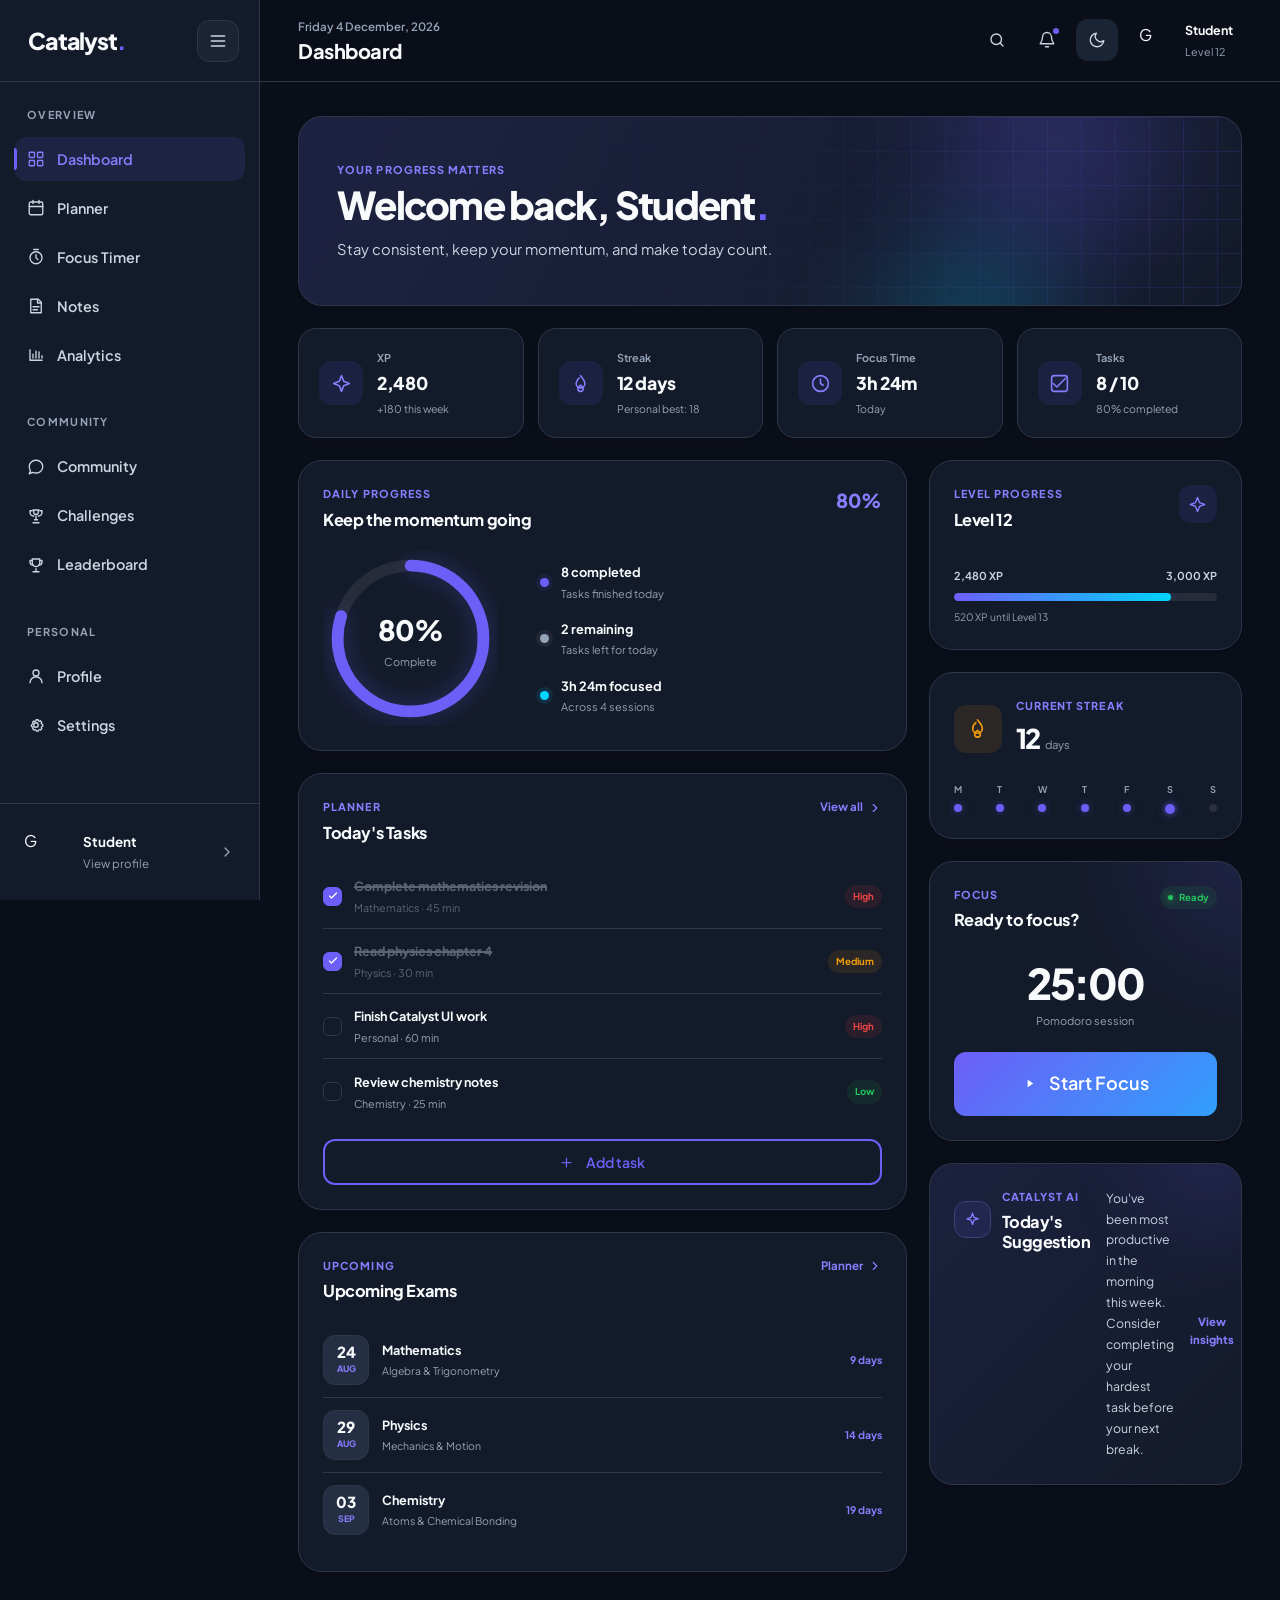
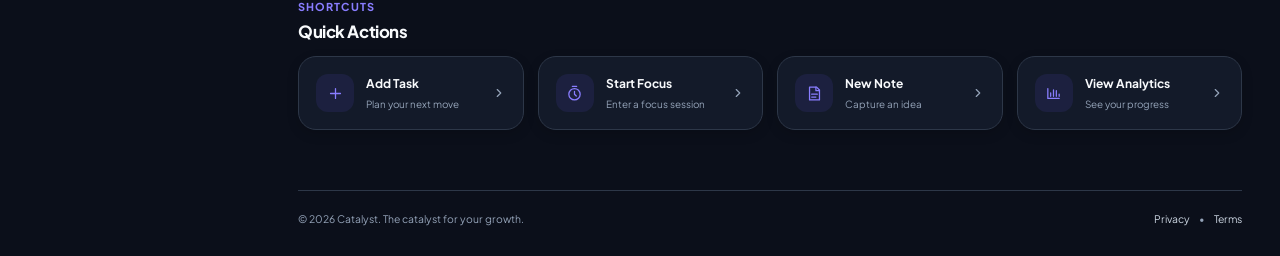
<file: pages/dashboard.html>
<!DOCTYPE html>
<html lang="en">

<head>
    <meta charset="UTF-8">
    <meta name="viewport" content="width=device-width, initial-scale=1.0">
    <meta name="description" content="Your Catalyst student productivity dashboard.">
    <meta name="robots" content="noindex, nofollow">
    <title>Dashboard | Catalyst</title>

    <link rel="stylesheet" href="../css/variables.css">
    <link rel="stylesheet" href="../css/reset.css">
    <link rel="stylesheet" href="../css/base.css">
    <link rel="stylesheet" href="../css/layout.css">
    <link rel="stylesheet" href="../css/utilities.css">
    <link rel="stylesheet" href="../css/animations.css">
    <link rel="stylesheet" href="../css/components.css">
    <link rel="stylesheet" href="../css/pages/dashboard.css">
</head>

<body>

    <div class="dashboard-app">

        <aside class="dashboard-sidebar" id="dashboard-sidebar">

            <div class="sidebar-logo">
                <a href="../index.html" class="dashboard-brand" aria-label="Catalyst home">
                    <span class="dashboard-brand-full">Catalyst<span class="dashboard-brand-dot">.</span></span>
                </a>

                <button type="button" class="dashboard-menu-toggle btn btn-icon" id="dashboard-menu-toggle"
                    aria-label="Toggle navigation" aria-controls="dashboard-sidebar" aria-expanded="false">
                    <svg viewBox="0 0 24 24" aria-hidden="true">
                        <path d="M4 6h16M4 12h16M4 18h16"></path>
                    </svg>
                </button>
            </div>

            <nav class="sidebar-nav" aria-label="Dashboard navigation">

                <div class="sidebar-nav-group">

                    <span class="sidebar-nav-label">Overview</span>

                    <a href="dashboard.html" class="sidebar-link active">
                        <svg viewBox="0 0 24 24" aria-hidden="true">
                            <rect x="3" y="3" width="7" height="7" rx="1"></rect>
                            <rect x="14" y="3" width="7" height="7" rx="1"></rect>
                            <rect x="3" y="14" width="7" height="7" rx="1"></rect>
                            <rect x="14" y="14" width="7" height="7" rx="1"></rect>
                        </svg>
                        <span>Dashboard</span>
                    </a>

                    <a href="planner.html" class="sidebar-link">
                        <svg viewBox="0 0 24 24" aria-hidden="true">
                            <rect x="3" y="4" width="18" height="17" rx="2"></rect>
                            <path d="M16 2v4M8 2v4M3 10h18"></path>
                        </svg>
                        <span>Planner</span>
                    </a>

                    <a href="timer.html" class="sidebar-link">
                        <svg viewBox="0 0 24 24" aria-hidden="true">
                            <circle cx="12" cy="13" r="8"></circle>
                            <path d="M12 9v4l2.5 2.5M9 2h6"></path>
                        </svg>
                        <span>Focus Timer</span>
                    </a>

                    <a href="notes.html" class="sidebar-link">
                        <svg viewBox="0 0 24 24" aria-hidden="true">
                            <path d="M5 3h10l4 4v14H5z"></path>
                            <path d="M14 3v5h5M8 13h8M8 17h6"></path>
                        </svg>
                        <span>Notes</span>
                    </a>

                    <a href="analytics.html" class="sidebar-link">
                        <svg viewBox="0 0 24 24" aria-hidden="true">
                            <path d="M4 19V5M4 19h16"></path>
                            <path d="M8 16v-5M12 16V7M16 16v-8M20 16v-3"></path>
                        </svg>
                        <span>Analytics</span>
                    </a>

                </div>

                <div class="sidebar-nav-group">

                    <span class="sidebar-nav-label">Community</span>

                    <a href="community.html" class="sidebar-link">
                        <svg viewBox="0 0 24 24" aria-hidden="true">
                            <path
                                d="M21 11.5a8.4 8.4 0 0 1-9 8.5 9.8 9.8 0 0 1-4-.8L3 21l1.8-4.2A8.3 8.3 0 0 1 3 11.5 8.5 8.5 0 0 1 12 3a8.5 8.5 0 0 1 9 8.5Z">
                            </path>
                        </svg>
                        <span>Community</span>
                    </a>

                    <a href="challenges.html" class="sidebar-link">
                        <svg viewBox="0 0 24 24" aria-hidden="true">
                            <path d="M8 4h8M9 4v3a3 3 0 0 0 6 0V4"></path>
                            <path d="M7 5H4v2a5 5 0 0 0 5 5M17 5h3v2a5 5 0 0 1-5 5"></path>
                            <path d="M12 12v5M8 21h8M10 17h4"></path>
                        </svg>
                        <span>Challenges</span>
                    </a>

                    <a href="leaderboard.html" class="sidebar-link">
                        <svg viewBox="0 0 24 24" aria-hidden="true">
                            <path d="M8 21h8M12 17v4"></path>
                            <path d="M7 4h10v5a5 5 0 0 1-10 0z"></path>
                            <path d="M7 6H4v2a4 4 0 0 0 4 4M17 6h3v2a4 4 0 0 1-4 4"></path>
                        </svg>
                        <span>Leaderboard</span>
                    </a>

                </div>

                <div class="sidebar-nav-group">

                    <span class="sidebar-nav-label">Personal</span>

                    <a href="profile.html" class="sidebar-link">
                        <svg viewBox="0 0 24 24" aria-hidden="true">
                            <circle cx="12" cy="8" r="4"></circle>
                            <path d="M4 21a8 8 0 0 1 16 0"></path>
                        </svg>
                        <span>Profile</span>
                    </a>

                    <a href="settings.html" class="sidebar-link">
                        <svg viewBox="0 0 24 24" aria-hidden="true">
                            <circle cx="12" cy="12" r="3"></circle>
                            <path
                                d="M19.4 15a1.7 1.7 0 0 0 .3 1.9l.1.1-1.8 1.8-.1-.1a1.7 1.7 0 0 0-1.9-.3 1.7 1.7 0 0 0-1 1.6v.2h-2.6V20a1.7 1.7 0 0 0-1-1.6 1.7 1.7 0 0 0-1.9.3l-.1.1-1.8-1.8.1-.1a1.7 1.7 0 0 0 .3-1.9 1.7 1.7 0 0 0-1.6-1H6v-2.6h.2a1.7 1.7 0 0 0 1.6-1 1.7 1.7 0 0 0-.3-1.9l-.1-.1 1.8-1.8.1.1a1.7 1.7 0 0 0 1.9.3 1.7 1.7 0 0 0 1-1.6V5h2.6v.2a1.7 1.7 0 0 0 1 1.6 1.7 1.7 0 0 0 1.9-.3l.1-.1 1.8 1.8-.1.1a1.7 1.7 0 0 0-.3 1.9 1.7 1.7 0 0 0 1.6 1h.2v2.6h-.2a1.7 1.7 0 0 0-1.6 1Z">
                            </path>
                        </svg>
                        <span>Settings</span>
                    </a>

                </div>

            </nav>

            <div class="sidebar-bottom">

                <a href="profile.html" class="sidebar-profile">

                    <div class="avatar avatar-md">
                        <span>G</span>
                    </div>

                    <div class="sidebar-profile-info">
                        <strong>Student</strong>
                        <span>View profile</span>
                    </div>

                    <svg class="sidebar-profile-arrow" viewBox="0 0 24 24" aria-hidden="true">
                        <path d="m9 18 6-6-6-6"></path>
                    </svg>

                </a>

            </div>

        </aside>

        <div class="dashboard-main">

            <header class="dashboard-navbar">

                <div class="dashboard-navbar-left">
                    <div class="dashboard-page-heading">
                        <span class="dashboard-date" id="dashboard-date">
                            Saturday, August 15
                        </span>
                        <h1>Dashboard</h1>
                    </div>

                </div>

                <div class="dashboard-navbar-right">

                    <button type="button" class="dashboard-nav-button btn btn-icon" aria-label="Search">
                        <svg viewBox="0 0 24 24" aria-hidden="true">
                            <circle cx="11" cy="11" r="7"></circle>
                            <path d="m20 20-4-4"></path>
                        </svg>
                    </button>

                    <button type="button" class="dashboard-nav-button btn btn-icon" aria-label="Notifications">
                        <svg viewBox="0 0 24 24" aria-hidden="true">
                            <path d="M18 8a6 6 0 0 0-12 0c0 7-3 7-3 9h18c0-2-3-2-3-9"></path>
                            <path d="M10 21h4"></path>
                        </svg>
                        <span class="notification-dot"></span>
                    </button>

                    <button type="button" class="theme-toggle dashboard-nav-button btn btn-icon" id="theme-toggle"
                        aria-label="Toggle theme">
                        <svg viewBox="0 0 24 24" fill="none" stroke="currentColor" stroke-width="2"
                            stroke-linecap="round" stroke-linejoin="round" aria-hidden="true">
                            <path id="theme-icon-path"></path>
                        </svg>
                    </button>

                    <a href="profile.html" class="dashboard-nav-profile">

                        <div class="avatar avatar-sm">
                            <span>G</span>
                        </div>

                        <div class="dashboard-nav-profile-info">
                            <strong>Student</strong>
                            <span>Level 12</span>
                        </div>

                    </a>

                </div>

            </header>

            <main class="dashboard-content">

                <section class="dashboard-welcome">

                    <div class="welcome-content">

                        <span class="dashboard-eyebrow">
                            Your progress matters
                        </span>

                        <h2>
                            Welcome back, Student<span class="welcome-accent">.</span>
                        </h2>

                        <p>
                            Stay consistent, keep your momentum, and make
                            today count.
                        </p>

                    </div>

                    <div class="welcome-decoration" aria-hidden="true">
                        <div class="welcome-orb welcome-orb-one"></div>
                        <div class="welcome-orb welcome-orb-two"></div>
                        <div class="welcome-grid"></div>
                    </div>

                </section>

                <section class="dashboard-stats" aria-label="Your statistics">

                    <article class="dashboard-stat-card">

                        <div class="dashboard-stat-icon">
                            <svg viewBox="0 0 24 24" aria-hidden="true">
                                <path d="M12 3 14.5 9.5 21 12l-6.5 2.5L12 21l-2.5-6.5L3 12l6.5-2.5Z"></path>
                            </svg>
                        </div>

                        <div class="dashboard-stat-content">
                            <span class="dashboard-stat-label">XP</span>
                            <strong>2,480</strong>
                            <small>+180 this week</small>
                        </div>

                    </article>

                    <article class="dashboard-stat-card">

                        <div class="dashboard-stat-icon">
                            <svg viewBox="0 0 24 24" aria-hidden="true">
                                <path d="M12 3c2 3 5 4.5 5 9a5 5 0 0 1-10 0c0-2.5 1.2-4.4 3.3-6.2"></path>
                                <path d="M12 21a3 3 0 0 0 3-3c0-1.5-1-2.5-3-4-2 1.5-3 2.5-3 4a3 3 0 0 0 3 3Z"></path>
                            </svg>
                        </div>

                        <div class="dashboard-stat-content">
                            <span class="dashboard-stat-label">Streak</span>
                            <strong>12 days</strong>
                            <small>Personal best: 18</small>
                        </div>

                    </article>

                    <article class="dashboard-stat-card">

                        <div class="dashboard-stat-icon">
                            <svg viewBox="0 0 24 24" aria-hidden="true">
                                <circle cx="12" cy="12" r="9"></circle>
                                <path d="M12 7v5l3 2"></path>
                            </svg>
                        </div>

                        <div class="dashboard-stat-content">
                            <span class="dashboard-stat-label">Focus Time</span>
                            <strong>3h 24m</strong>
                            <small>Today</small>
                        </div>

                    </article>

                    <article class="dashboard-stat-card">

                        <div class="dashboard-stat-icon">
                            <svg viewBox="0 0 24 24" aria-hidden="true">
                                <path d="m5 12 4 4L19 6"></path>
                                <rect x="3" y="3" width="18" height="18" rx="3"></rect>
                            </svg>
                        </div>

                        <div class="dashboard-stat-content">
                            <span class="dashboard-stat-label">Tasks</span>
                            <strong>8 / 10</strong>
                            <small>80% completed</small>
                        </div>

                    </article>

                </section>

                <section class="dashboard-grid">

                    <div class="dashboard-column dashboard-column-main">

                        <article class="dashboard-card daily-progress-card">

                            <div class="dashboard-card-header">

                                <div>
                                    <span class="dashboard-card-eyebrow">
                                        Daily Progress
                                    </span>
                                    <h3 class="dashboard-card-title">
                                        Keep the momentum going
                                    </h3>
                                </div>

                                <span class="dashboard-progress-percent">
                                    80%
                                </span>

                            </div>

                            <div class="daily-progress-body">

                                <div class="progress-circle" aria-label="80 percent complete">
                                    <svg viewBox="0 0 120 120" aria-hidden="true">
                                        <circle class="progress-circle-track" cx="60" cy="60" r="50"></circle>
                                        <circle class="progress-circle-value" cx="60" cy="60" r="50" pathLength="100">
                                        </circle>
                                    </svg>

                                    <div class="progress-circle-content">
                                        <strong>80%</strong>
                                        <span>Complete</span>
                                    </div>
                                </div>

                                <div class="daily-progress-details">

                                    <div class="progress-detail">
                                        <span class="progress-detail-dot completed"></span>
                                        <div>
                                            <strong>8 completed</strong>
                                            <span>Tasks finished today</span>
                                        </div>
                                    </div>

                                    <div class="progress-detail">
                                        <span class="progress-detail-dot remaining"></span>
                                        <div>
                                            <strong>2 remaining</strong>
                                            <span>Tasks left for today</span>
                                        </div>
                                    </div>

                                    <div class="progress-detail">
                                        <span class="progress-detail-dot focus"></span>
                                        <div>
                                            <strong>3h 24m focused</strong>
                                            <span>Across 4 sessions</span>
                                        </div>
                                    </div>

                                </div>

                            </div>

                        </article>

                        <article class="dashboard-card tasks-card">

                            <div class="dashboard-card-header">

                                <div>
                                    <span class="dashboard-card-eyebrow">
                                        Planner
                                    </span>
                                    <h3 class="dashboard-card-title">
                                        Today's Tasks
                                    </h3>
                                </div>

                                <a href="planner.html" class="dashboard-card-action">
                                    View all
                                    <svg viewBox="0 0 24 24" aria-hidden="true">
                                        <path d="m9 18 6-6-6-6"></path>
                                    </svg>
                                </a>

                            </div>

                            <div class="task-list">

                                <label class="task-item completed">

                                    <input type="checkbox" checked>

                                    <span class="task-checkbox">
                                        <svg viewBox="0 0 24 24" aria-hidden="true">
                                            <path d="m5 12 4 4L19 6"></path>
                                        </svg>
                                    </span>

                                    <span class="task-content">
                                        <strong>Complete mathematics revision</strong>
                                        <small>Mathematics · 45 min</small>
                                    </span>

                                    <span class="task-priority high">
                                        High
                                    </span>

                                </label>

                                <label class="task-item completed">

                                    <input type="checkbox" checked>

                                    <span class="task-checkbox">
                                        <svg viewBox="0 0 24 24" aria-hidden="true">
                                            <path d="m5 12 4 4L19 6"></path>
                                        </svg>
                                    </span>

                                    <span class="task-content">
                                        <strong>Read physics chapter 4</strong>
                                        <small>Physics · 30 min</small>
                                    </span>

                                    <span class="task-priority medium">
                                        Medium
                                    </span>

                                </label>

                                <label class="task-item">

                                    <input type="checkbox">

                                    <span class="task-checkbox"></span>

                                    <span class="task-content">
                                        <strong>Finish Catalyst UI work</strong>
                                        <small>Personal · 60 min</small>
                                    </span>

                                    <span class="task-priority high">
                                        High
                                    </span>

                                </label>

                                <label class="task-item">

                                    <input type="checkbox">

                                    <span class="task-checkbox"></span>

                                    <span class="task-content">
                                        <strong>Review chemistry notes</strong>
                                        <small>Chemistry · 25 min</small>
                                    </span>

                                    <span class="task-priority low">
                                        Low
                                    </span>

                                </label>

                            </div>

                            <a href="planner.html" class="btn btn-outline btn-sm task-add-button">
                                <svg viewBox="0 0 24 24" aria-hidden="true">
                                    <path d="M12 5v14M5 12h14"></path>
                                </svg>
                                Add task
                            </a>

                        </article>

                        <article class="dashboard-card exams-card">

                            <div class="dashboard-card-header">

                                <div>
                                    <span class="dashboard-card-eyebrow">
                                        Upcoming
                                    </span>
                                    <h3 class="dashboard-card-title">
                                        Upcoming Exams
                                    </h3>
                                </div>

                                <a href="planner.html" class="dashboard-card-action">
                                    Planner
                                    <svg viewBox="0 0 24 24" aria-hidden="true">
                                        <path d="m9 18 6-6-6-6"></path>
                                    </svg>
                                </a>

                            </div>

                            <div class="exam-list">

                                <div class="exam-item">

                                    <div class="exam-date">
                                        <span>24</span>
                                        <small>AUG</small>
                                    </div>

                                    <div class="exam-info">
                                        <strong>Mathematics</strong>
                                        <span>Algebra &amp; Trigonometry</span>
                                    </div>

                                    <span class="exam-countdown">
                                        9 days
                                    </span>

                                </div>

                                <div class="exam-item">

                                    <div class="exam-date">
                                        <span>29</span>
                                        <small>AUG</small>
                                    </div>

                                    <div class="exam-info">
                                        <strong>Physics</strong>
                                        <span>Mechanics &amp; Motion</span>
                                    </div>

                                    <span class="exam-countdown">
                                        14 days
                                    </span>

                                </div>

                                <div class="exam-item">

                                    <div class="exam-date">
                                        <span>03</span>
                                        <small>SEP</small>
                                    </div>

                                    <div class="exam-info">
                                        <strong>Chemistry</strong>
                                        <span>Atoms &amp; Chemical Bonding</span>
                                    </div>

                                    <span class="exam-countdown">
                                        19 days
                                    </span>

                                </div>

                            </div>

                        </article>

                    </div>

                    <div class="dashboard-column dashboard-column-side">

                        <article class="dashboard-card xp-card">

                            <div class="dashboard-card-header">

                                <div>
                                    <span class="dashboard-card-eyebrow">
                                        Level Progress
                                    </span>
                                    <h3 class="dashboard-card-title">
                                        Level 12
                                    </h3>
                                </div>

                                <span class="xp-card-icon">
                                    <svg viewBox="0 0 24 24" aria-hidden="true">
                                        <path d="M12 3 14.5 9.5 21 12l-6.5 2.5L12 21l-2.5-6.5L3 12l6.5-2.5Z"></path>
                                    </svg>
                                </span>

                            </div>

                            <div class="xp-progress">

                                <div class="xp-progress-label">
                                    <span>2,480 XP</span>
                                    <span>3,000 XP</span>
                                </div>

                                <div class="xp-progress-track">
                                    <span class="xp-progress-value"></span>
                                </div>

                                <small>
                                    520 XP until Level 13
                                </small>

                            </div>

                        </article>

                        <article class="dashboard-card streak-card">

                            <div class="streak-card-main">

                                <div class="streak-icon">
                                    <svg viewBox="0 0 24 24" aria-hidden="true">
                                        <path d="M12 3c2 3 5 4.5 5 9a5 5 0 0 1-10 0c0-2.5 1.2-4.4 3.3-6.2"></path>
                                        <path d="M12 21a3 3 0 0 0 3-3c0-1.5-1-2.5-3-4-2 1.5-3 2.5-3 4a3 3 0 0 0 3 3Z">
                                        </path>
                                    </svg>
                                </div>

                                <div>
                                    <span class="dashboard-card-eyebrow">
                                        Current Streak
                                    </span>
                                    <strong>12</strong>
                                    <span>days</span>
                                </div>

                            </div>

                            <div class="streak-week">

                                <span class="streak-day active">
                                    <small>M</small>
                                    <i></i>
                                </span>

                                <span class="streak-day active">
                                    <small>T</small>
                                    <i></i>
                                </span>

                                <span class="streak-day active">
                                    <small>W</small>
                                    <i></i>
                                </span>

                                <span class="streak-day active">
                                    <small>T</small>
                                    <i></i>
                                </span>

                                <span class="streak-day active">
                                    <small>F</small>
                                    <i></i>
                                </span>

                                <span class="streak-day active today">
                                    <small>S</small>
                                    <i></i>
                                </span>

                                <span class="streak-day">
                                    <small>S</small>
                                    <i></i>
                                </span>

                            </div>

                        </article>

                        <article class="dashboard-card focus-card">

                            <div class="dashboard-card-header">

                                <div>
                                    <span class="dashboard-card-eyebrow">
                                        Focus
                                    </span>
                                    <h3 class="dashboard-card-title">
                                        Ready to focus?
                                    </h3>
                                </div>

                                <span class="focus-status">
                                    <i></i>
                                    Ready
                                </span>

                            </div>

                            <div class="focus-timer-preview">
                                <strong>25:00</strong>
                                <span>Pomodoro session</span>
                            </div>

                            <a href="timer.html" class="btn btn-gradient btn-lg focus-start-button">
                                <svg viewBox="0 0 24 24" aria-hidden="true">
                                    <path d="m9 6 9 6-9 6Z"></path>
                                </svg>
                                Start Focus
                            </a>

                        </article>

                        <article class="dashboard-card ai-suggestion">

                            <div class="ai-suggestion-glow" aria-hidden="true"></div>

                            <div class="dashboard-card-header">

                                <div class="ai-heading">

                                    <span class="ai-icon">
                                        <svg viewBox="0 0 24 24" aria-hidden="true">
                                            <path d="M12 3 14 9l6 2-6 2-2 6-2-6-6-2 6-2Z"></path>
                                        </svg>
                                    </span>

                                    <div>
                                        <span class="dashboard-card-eyebrow">
                                            Catalyst AI
                                        </span>
                                        <h3 class="dashboard-card-title">
                                            Today's Suggestion
                                        </h3>
                                    </div>

                                </div>

                            </div>

                            <p>
                                You've been most productive in the morning
                                this week. Consider completing your hardest
                                task before your next break.
                            </p>

                            <button type="button" class="ai-suggestion-action">
                                View insights
                                <svg viewBox="0 0 24 24" aria-hidden="true">
                                    <path d="m9 18 6-6-6-6"></path>
                                </svg>
                            </button>

                        </article>

                    </div>

                </section>

                <section class="dashboard-quick-actions">

                    <div class="dashboard-section-heading">

                        <div>
                            <span class="dashboard-card-eyebrow">
                                Shortcuts
                            </span>
                            <h2>Quick Actions</h2>
                        </div>

                    </div>

                    <div class="quick-action-grid">

                        <a href="planner.html" class="quick-action-card">

                            <span class="quick-action-icon">
                                <svg viewBox="0 0 24 24" aria-hidden="true">
                                    <path d="M12 5v14M5 12h14"></path>
                                </svg>
                            </span>

                            <span>
                                <strong>Add Task</strong>
                                <small>Plan your next move</small>
                            </span>

                            <svg class="quick-action-arrow" viewBox="0 0 24 24" aria-hidden="true">
                                <path d="m9 18 6-6-6-6"></path>
                            </svg>

                        </a>

                        <a href="timer.html" class="quick-action-card">

                            <span class="quick-action-icon">
                                <svg viewBox="0 0 24 24" aria-hidden="true">
                                    <circle cx="12" cy="13" r="8"></circle>
                                    <path d="M12 9v4l2.5 2.5M9 2h6"></path>
                                </svg>
                            </span>

                            <span>
                                <strong>Start Focus</strong>
                                <small>Enter a focus session</small>
                            </span>

                            <svg class="quick-action-arrow" viewBox="0 0 24 24" aria-hidden="true">
                                <path d="m9 18 6-6-6-6"></path>
                            </svg>

                        </a>

                        <a href="notes.html" class="quick-action-card">

                            <span class="quick-action-icon">
                                <svg viewBox="0 0 24 24" aria-hidden="true">
                                    <path d="M5 3h10l4 4v14H5z"></path>
                                    <path d="M14 3v5h5M8 13h8M8 17h6"></path>
                                </svg>
                            </span>

                            <span>
                                <strong>New Note</strong>
                                <small>Capture an idea</small>
                            </span>

                            <svg class="quick-action-arrow" viewBox="0 0 24 24" aria-hidden="true">
                                <path d="m9 18 6-6-6-6"></path>
                            </svg>

                        </a>

                        <a href="analytics.html" class="quick-action-card">

                            <span class="quick-action-icon">
                                <svg viewBox="0 0 24 24" aria-hidden="true">
                                    <path d="M4 19V5M4 19h16"></path>
                                    <path d="M8 16v-5M12 16V7M16 16v-8M20 16v-3"></path>
                                </svg>
                            </span>

                            <span>
                                <strong>View Analytics</strong>
                                <small>See your progress</small>
                            </span>

                            <svg class="quick-action-arrow" viewBox="0 0 24 24" aria-hidden="true">
                                <path d="m9 18 6-6-6-6"></path>
                            </svg>

                        </a>

                    </div>

                </section>

            </main>

            <footer class="dashboard-footer">
                <div class="dashboard-footer-content">

                    <p>
                        © 2026 Catalyst. The catalyst for your growth.
                    </p>

                    <div class="dashboard-footer-links">
                        <a href="privacy-policy.html">Privacy</a>
                        <span>•</span>
                        <a href="terms.html">Terms</a>
                    </div>

                </div>
            </footer>

        </div>

    </div>

    <script src="../js/theme.js"></script>
    <script src="../js/dashboard.js"></script>
    <script src="../js/animations.js"></script>
    <script src="../js/data.js"></script>
</body>

</html>
</file>
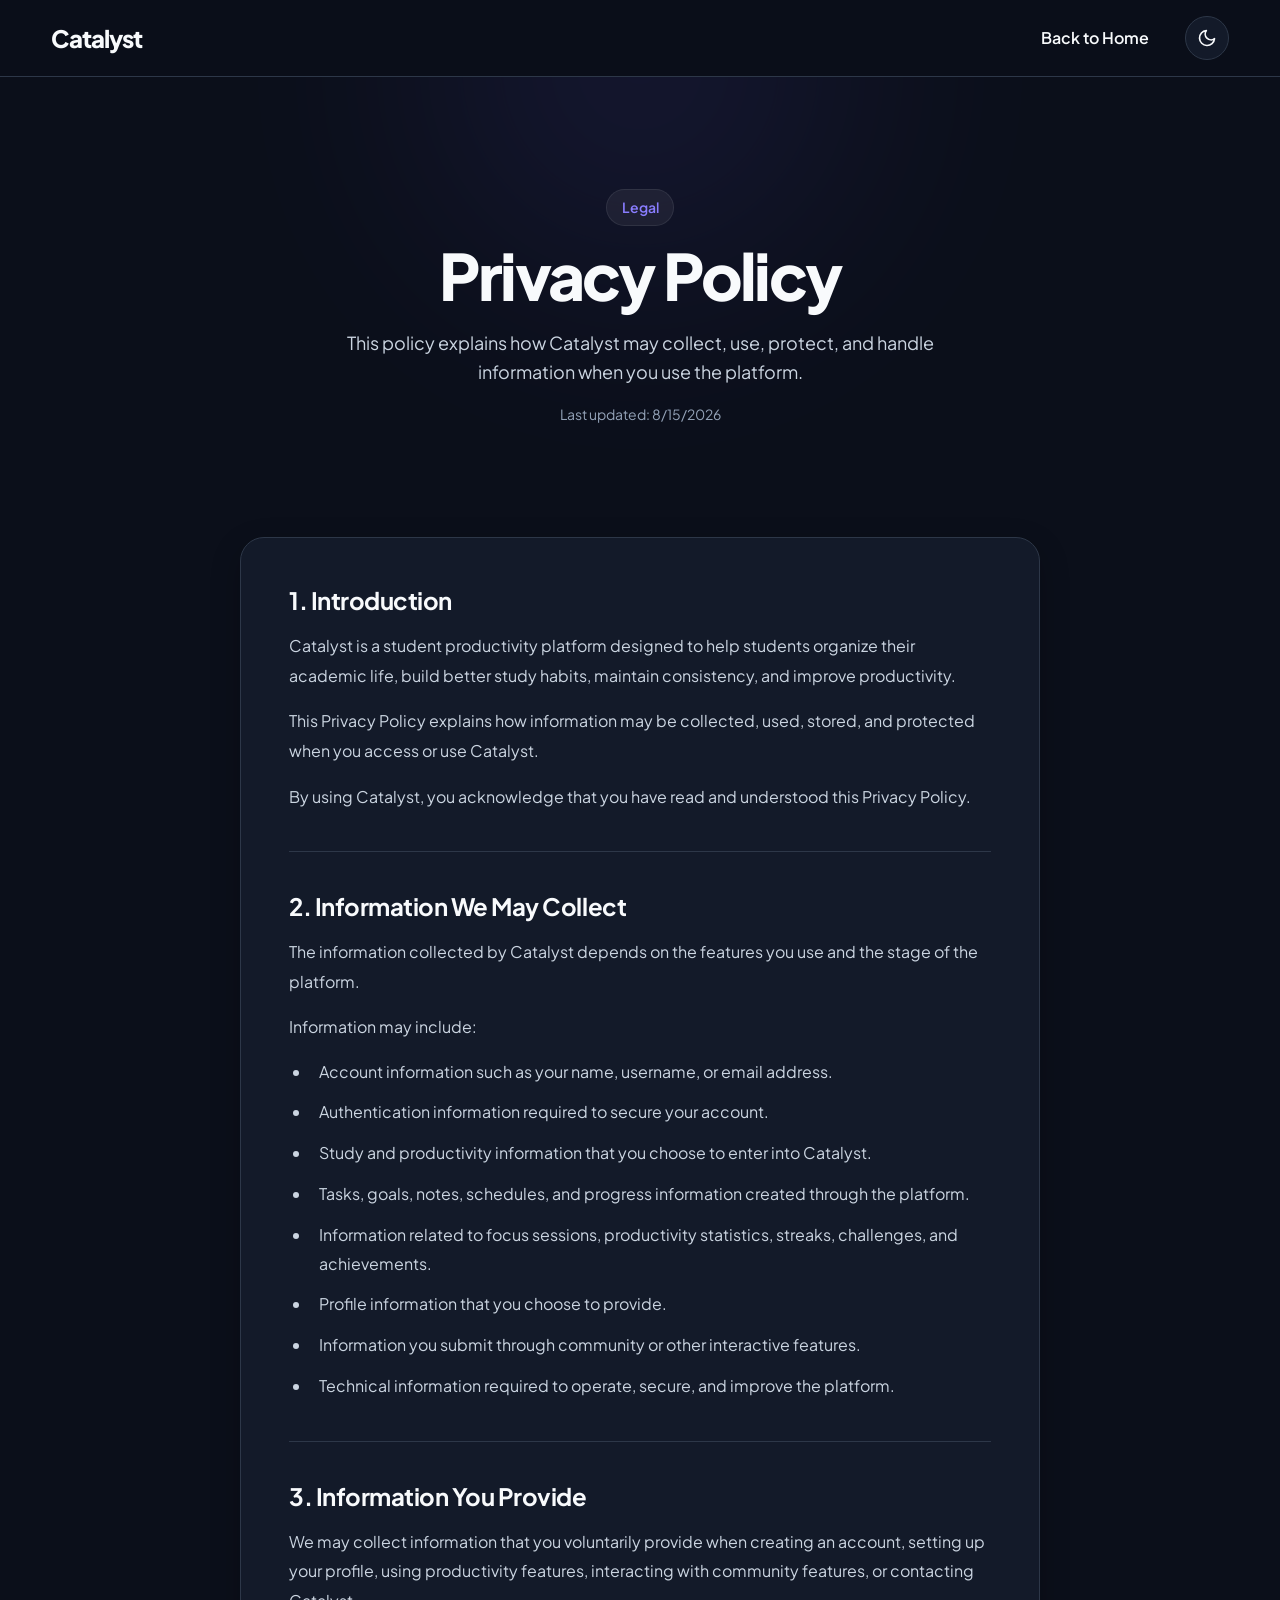
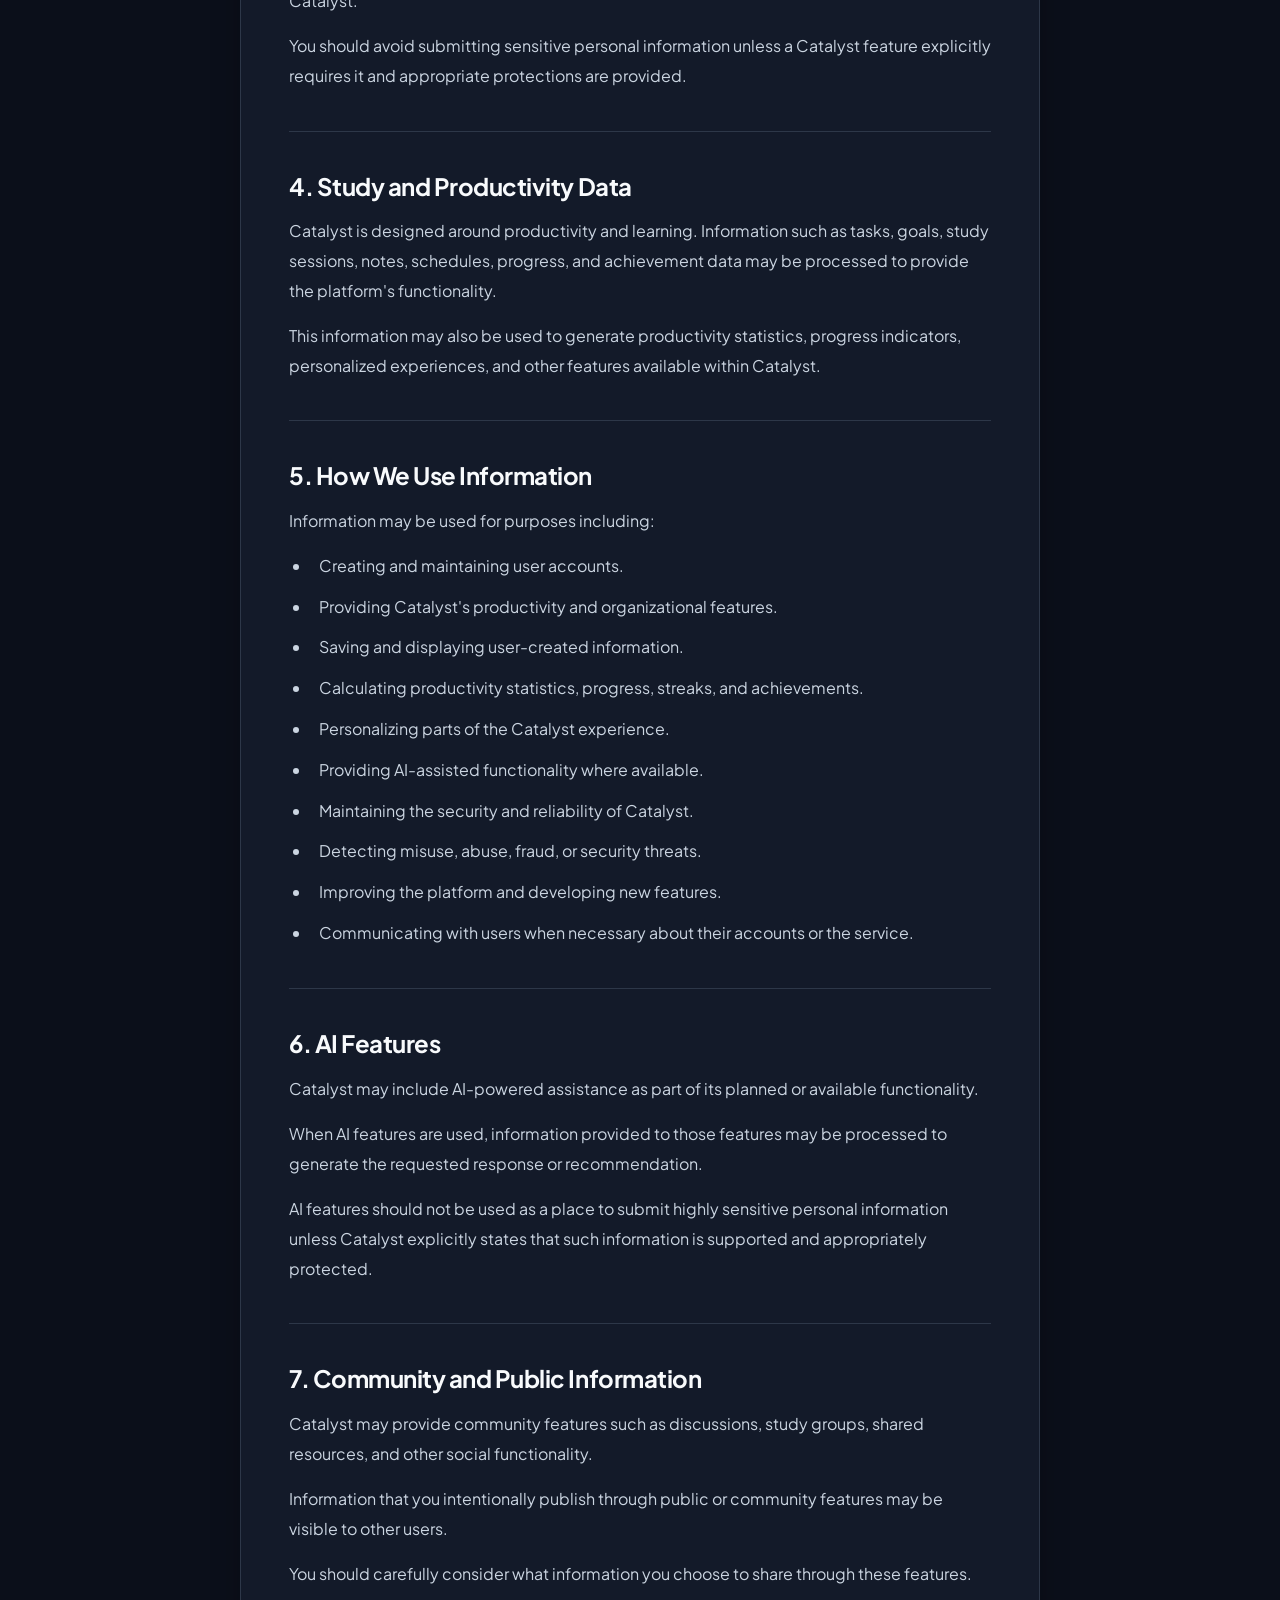
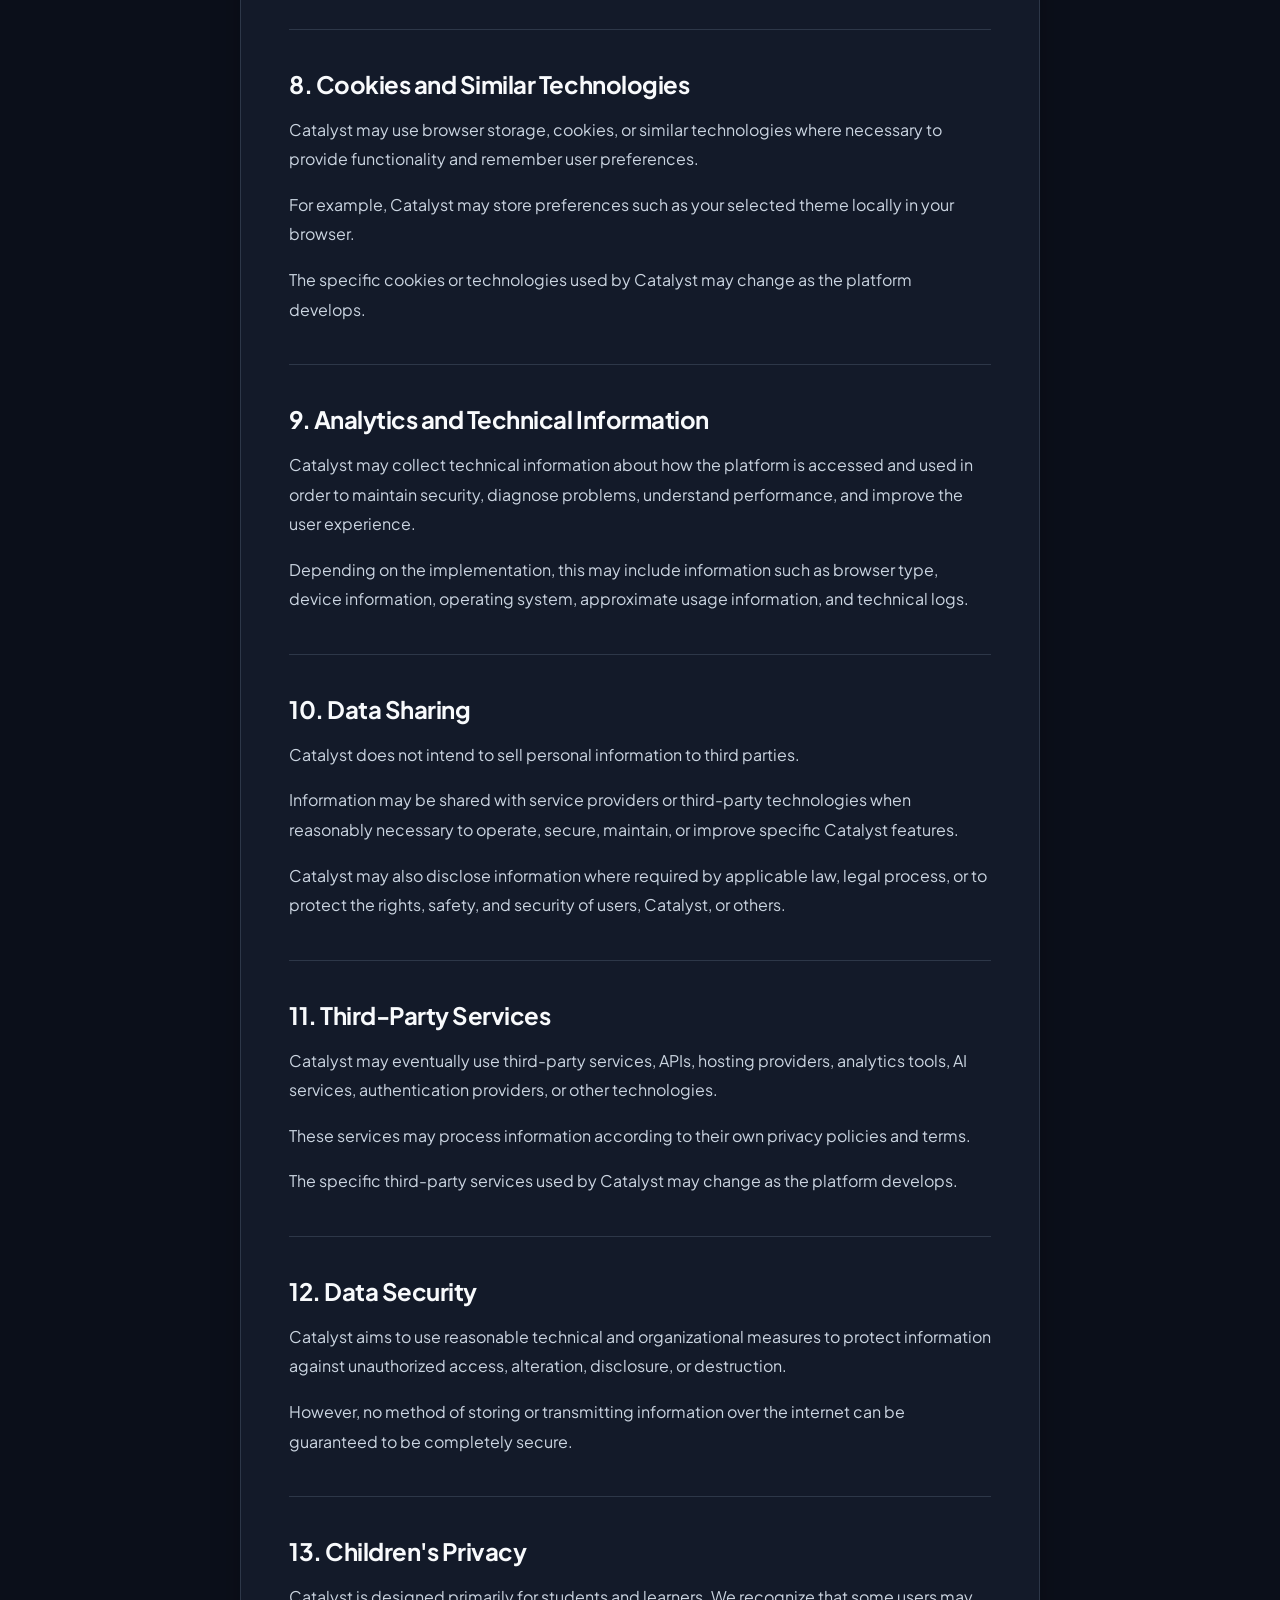
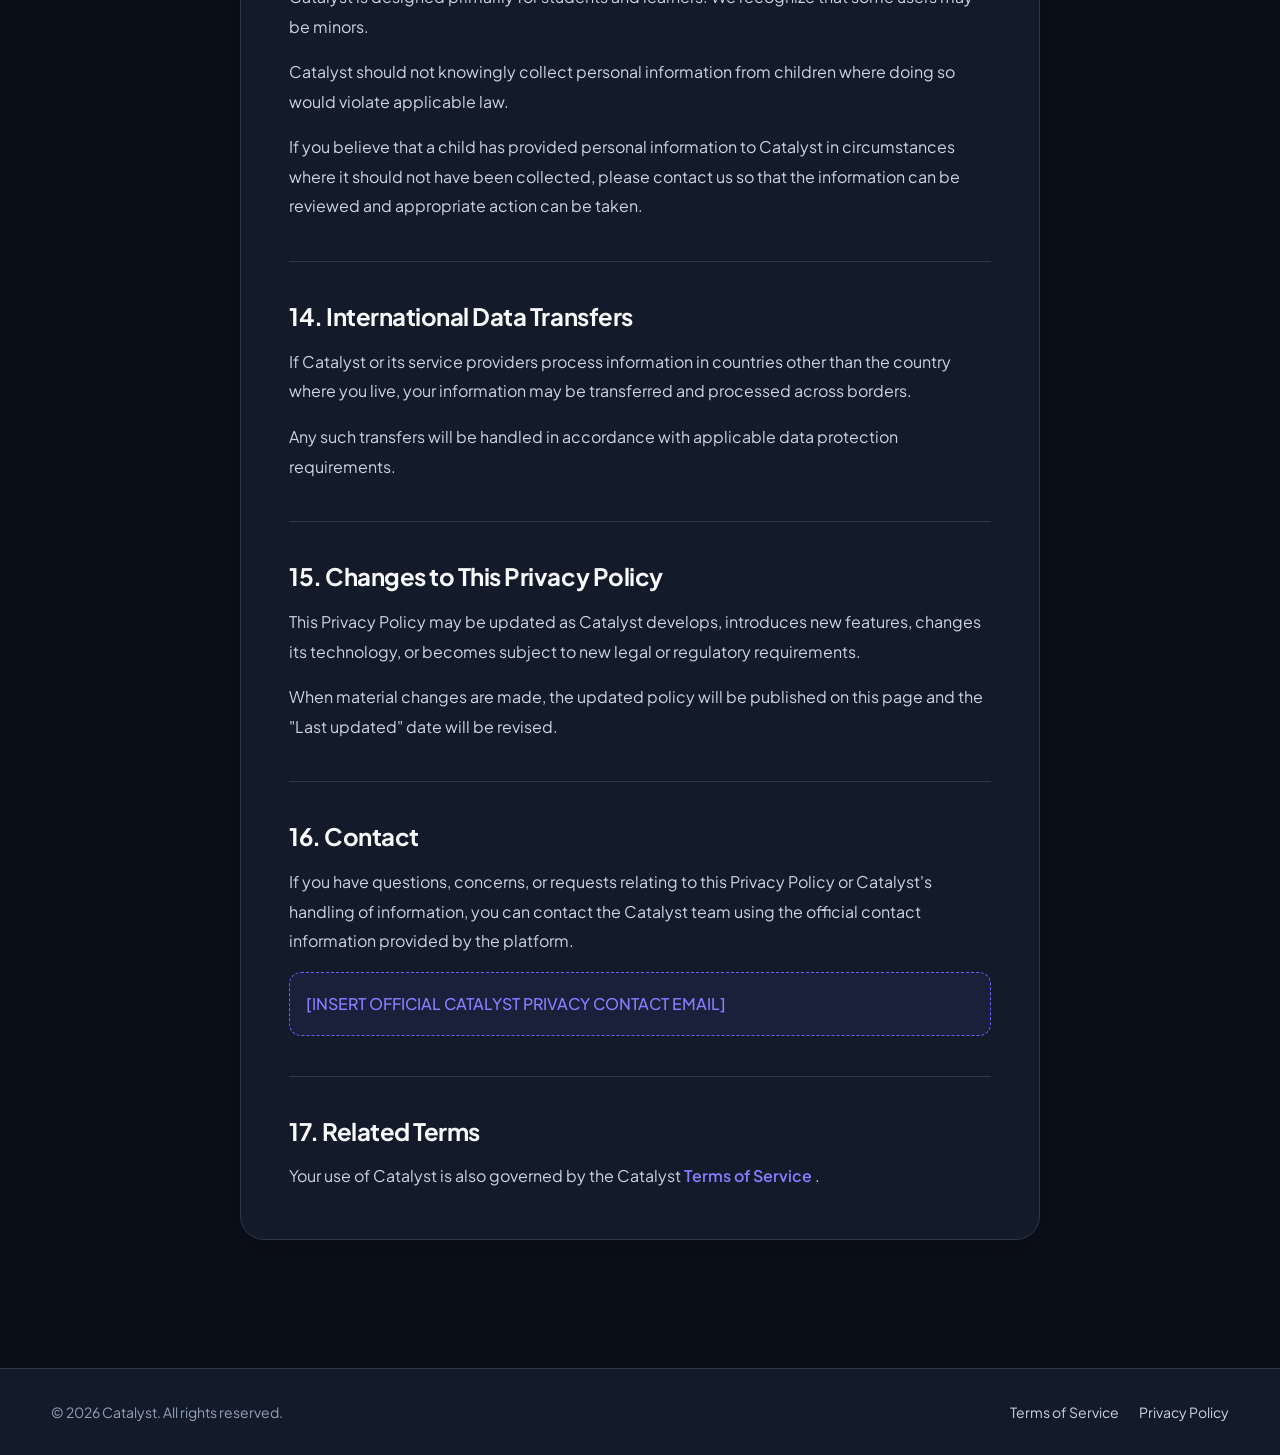
<file: pages/privacy-policy.html>
<!DOCTYPE html>
<html lang="en">
<head>
    <meta charset="UTF-8">
    <meta name="viewport" content="width=device-width, initial-scale=1.0">
    <meta name="description" content="Read the Privacy Policy for Catalyst, a student productivity platform designed to help students organize, focus, and improve their study habits.">
    <meta name="robots" content="index, follow">
    <title>Privacy Policy | Catalyst</title>

    <link rel="stylesheet" href="../css/variables.css">
    <link rel="stylesheet" href="../css/reset.css">
    <link rel="stylesheet" href="../css/base.css">
    <link rel="stylesheet" href="../css/layout.css">
    <link rel="stylesheet" href="../css/utilities.css">
    <link rel="stylesheet" href="../css/animations.css">
    <link rel="stylesheet" href="../css/components.css">
    <link rel="stylesheet" href="../css/pages/legal.css">
</head>

<body>

    <header class="legal-header">
        <div class="container">
            <nav class="legal-navbar">

                <a href="../index.html" class="brand" aria-label="Catalyst home">
                    <span class="brand-name">Catalyst</span>
                </a>

                <div class="legal-nav-actions">

                    <a href="../index.html" class="btn btn-ghost">
                        Back to Home
                    </a>

                    <button
                        type="button"
                        class="theme-toggle"
                        id="theme-toggle"
                        aria-label="Toggle theme"
                    >
                        <svg
                            width="20"
                            height="20"
                            viewBox="0 0 24 24"
                            fill="none"
                            stroke="currentColor"
                            stroke-width="2"
                            stroke-linecap="round"
                            stroke-linejoin="round"
                            aria-hidden="true"
                        >
                            <path id="theme-icon-path"></path>
                        </svg>
                    </button>

                </div>

            </nav>
        </div>
    </header>

    <main>

        <section class="legal-hero">
            <div class="container">

                <span class="legal-eyebrow">
                    Legal
                </span>

                <h1>Privacy Policy</h1>

                <p>
                    This policy explains how Catalyst may collect, use,
                    protect, and handle information when you use the platform.
                </p>

                <span class="legal-updated">
                    Last updated: 8/15/2026
                </span>

            </div>
        </section>

        <section class="legal-content">
            <div class="container container-sm">

                <article class="legal-document">

                    <section class="legal-section">
                        <h2>1. Introduction</h2>

                        <p>
                            Catalyst is a student productivity platform
                            designed to help students organize their academic
                            life, build better study habits, maintain
                            consistency, and improve productivity.
                        </p>

                        <p>
                            This Privacy Policy explains how information may
                            be collected, used, stored, and protected when you
                            access or use Catalyst.
                        </p>

                        <p>
                            By using Catalyst, you acknowledge that you have
                            read and understood this Privacy Policy.
                        </p>
                    </section>

                    <section class="legal-section">
                        <h2>2. Information We May Collect</h2>

                        <p>
                            The information collected by Catalyst depends on
                            the features you use and the stage of the platform.
                        </p>

                        <p>Information may include:</p>

                        <ul class="legal-list">
                            <li>
                                Account information such as your name,
                                username, or email address.
                            </li>
                            <li>
                                Authentication information required to secure
                                your account.
                            </li>
                            <li>
                                Study and productivity information that you
                                choose to enter into Catalyst.
                            </li>
                            <li>
                                Tasks, goals, notes, schedules, and progress
                                information created through the platform.
                            </li>
                            <li>
                                Information related to focus sessions,
                                productivity statistics, streaks, challenges,
                                and achievements.
                            </li>
                            <li>
                                Profile information that you choose to provide.
                            </li>
                            <li>
                                Information you submit through community or
                                other interactive features.
                            </li>
                            <li>
                                Technical information required to operate,
                                secure, and improve the platform.
                            </li>
                        </ul>
                    </section>

                    <section class="legal-section">
                        <h2>3. Information You Provide</h2>

                        <p>
                            We may collect information that you voluntarily
                            provide when creating an account, setting up your
                            profile, using productivity features, interacting
                            with community features, or contacting Catalyst.
                        </p>

                        <p>
                            You should avoid submitting sensitive personal
                            information unless a Catalyst feature explicitly
                            requires it and appropriate protections are
                            provided.
                        </p>
                    </section>

                    <section class="legal-section">
                        <h2>4. Study and Productivity Data</h2>

                        <p>
                            Catalyst is designed around productivity and
                            learning. Information such as tasks, goals, study
                            sessions, notes, schedules, progress, and
                            achievement data may be processed to provide the
                            platform's functionality.
                        </p>

                        <p>
                            This information may also be used to generate
                            productivity statistics, progress indicators,
                            personalized experiences, and other features
                            available within Catalyst.
                        </p>
                    </section>

                    <section class="legal-section">
                        <h2>5. How We Use Information</h2>

                        <p>
                            Information may be used for purposes including:
                        </p>

                        <ul class="legal-list">
                            <li>
                                Creating and maintaining user accounts.
                            </li>
                            <li>
                                Providing Catalyst's productivity and
                                organizational features.
                            </li>
                            <li>
                                Saving and displaying user-created
                                information.
                            </li>
                            <li>
                                Calculating productivity statistics,
                                progress, streaks, and achievements.
                            </li>
                            <li>
                                Personalizing parts of the Catalyst
                                experience.
                            </li>
                            <li>
                                Providing AI-assisted functionality where
                                available.
                            </li>
                            <li>
                                Maintaining the security and reliability of
                                Catalyst.
                            </li>
                            <li>
                                Detecting misuse, abuse, fraud, or security
                                threats.
                            </li>
                            <li>
                                Improving the platform and developing new
                                features.
                            </li>
                            <li>
                                Communicating with users when necessary about
                                their accounts or the service.
                            </li>
                        </ul>
                    </section>

                    <section class="legal-section">
                        <h2>6. AI Features</h2>

                        <p>
                            Catalyst may include AI-powered assistance as part
                            of its planned or available functionality.
                        </p>

                        <p>
                            When AI features are used, information provided to
                            those features may be processed to generate the
                            requested response or recommendation.
                        </p>

                        <p>
                            AI features should not be used as a place to submit
                            highly sensitive personal information unless
                            Catalyst explicitly states that such information
                            is supported and appropriately protected.
                        </p>
                    </section>

                    <section class="legal-section">
                        <h2>7. Community and Public Information</h2>

                        <p>
                            Catalyst may provide community features such as
                            discussions, study groups, shared resources, and
                            other social functionality.
                        </p>

                        <p>
                            Information that you intentionally publish through
                            public or community features may be visible to
                            other users.
                        </p>

                        <p>
                            You should carefully consider what information you
                            choose to share through these features.
                        </p>
                    </section>

                    <section class="legal-section">
                        <h2>8. Cookies and Similar Technologies</h2>

                        <p>
                            Catalyst may use browser storage, cookies, or
                            similar technologies where necessary to provide
                            functionality and remember user preferences.
                        </p>

                        <p>
                            For example, Catalyst may store preferences such
                            as your selected theme locally in your browser.
                        </p>

                        <p>
                            The specific cookies or technologies used by
                            Catalyst may change as the platform develops.
                        </p>
                    </section>

                    <section class="legal-section">
                        <h2>9. Analytics and Technical Information</h2>

                        <p>
                            Catalyst may collect technical information about
                            how the platform is accessed and used in order to
                            maintain security, diagnose problems, understand
                            performance, and improve the user experience.
                        </p>

                        <p>
                            Depending on the implementation, this may include
                            information such as browser type, device
                            information, operating system, approximate usage
                            information, and technical logs.
                        </p>
                    </section>

                    <section class="legal-section">
                        <h2>10. Data Sharing</h2>

                        <p>
                            Catalyst does not intend to sell personal
                            information to third parties.
                        </p>

                        <p>
                            Information may be shared with service providers
                            or third-party technologies when reasonably
                            necessary to operate, secure, maintain, or improve
                            specific Catalyst features.
                        </p>

                        <p>
                            Catalyst may also disclose information where
                            required by applicable law, legal process, or to
                            protect the rights, safety, and security of users,
                            Catalyst, or others.
                        </p>
                    </section>

                    <section class="legal-section">
                        <h2>11. Third-Party Services</h2>

                        <p>
                            Catalyst may eventually use third-party services,
                            APIs, hosting providers, analytics tools, AI
                            services, authentication providers, or other
                            technologies.
                        </p>

                        <p>
                            These services may process information according
                            to their own privacy policies and terms.
                        </p>

                        <p>
                            The specific third-party services used by Catalyst
                            may change as the platform develops.
                        </p>
                    </section>

                    <section class="legal-section">
                        <h2>12. Data Security</h2>

                        <p>
                            Catalyst aims to use reasonable technical and
                            organizational measures to protect information
                            against unauthorized access, alteration,
                            disclosure, or destruction.
                        </p>

                        <p>
                            However, no method of storing or transmitting
                            information over the internet can be guaranteed to
                            be completely secure.
                        </p>
                    </section>

                
                    <section class="legal-section">
                        <h2>13. Children's Privacy</h2>

                        <p>
                            Catalyst is designed primarily for students and
                            learners. We recognize that some users may be
                            minors.
                        </p>

                        <p>
                            Catalyst should not knowingly collect personal
                            information from children where doing so would
                            violate applicable law.
                        </p>

                        <p>
                            If you believe that a child has provided personal
                            information to Catalyst in circumstances where it
                            should not have been collected, please contact us
                            so that the information can be reviewed and
                            appropriate action can be taken.
                        </p>
                    </section>
                    <section class="legal-section">
                        <h2>14. International Data Transfers</h2>

                        <p>
                            If Catalyst or its service providers process
                            information in countries other than the country
                            where you live, your information may be transferred
                            and processed across borders.
                        </p>

                        <p>
                            Any such transfers will be handled in accordance
                            with applicable data protection requirements.
                        </p>
                    </section>

                    <section class="legal-section">
                        <h2>15. Changes to This Privacy Policy</h2>

                        <p>
                            This Privacy Policy may be updated as Catalyst
                            develops, introduces new features, changes its
                            technology, or becomes subject to new legal or
                            regulatory requirements.
                        </p>

                        <p>
                            When material changes are made, the updated policy
                            will be published on this page and the "Last
                            updated" date will be revised.
                        </p>
                    </section>

                    <section class="legal-section">
                        <h2>16. Contact</h2>

                        <p>
                            If you have questions, concerns, or requests
                            relating to this Privacy Policy or Catalyst's
                            handling of information, you can contact the
                            Catalyst team using the official contact
                            information provided by the platform.
                        </p>

                        <p class="legal-placeholder">
                            [INSERT OFFICIAL CATALYST PRIVACY CONTACT EMAIL]
                        </p>
                    </section>

                    <section class="legal-section legal-final">
                        <h2>17. Related Terms</h2>

                        <p>
                            Your use of Catalyst is also governed by the
                            Catalyst
                            <a href="terms.html" class="legal-link">
                                Terms of Service
                            </a>.
                        </p>
                    </section>

                </article>

            </div>
        </section>

    </main>

    <footer class="legal-footer">
        <div class="container">

            <div class="legal-footer-content">

                <p>
                    © 2026 Catalyst. All rights reserved.
                </p>

                <div class="legal-footer-links">
                    <a href="terms.html">Terms of Service</a>
                    <a href="privacy-policy.html">Privacy Policy</a>
                </div>

            </div>

        </div>
    </footer>

    <script src="../js/theme.js"></script>

</body>
</html>
</file>
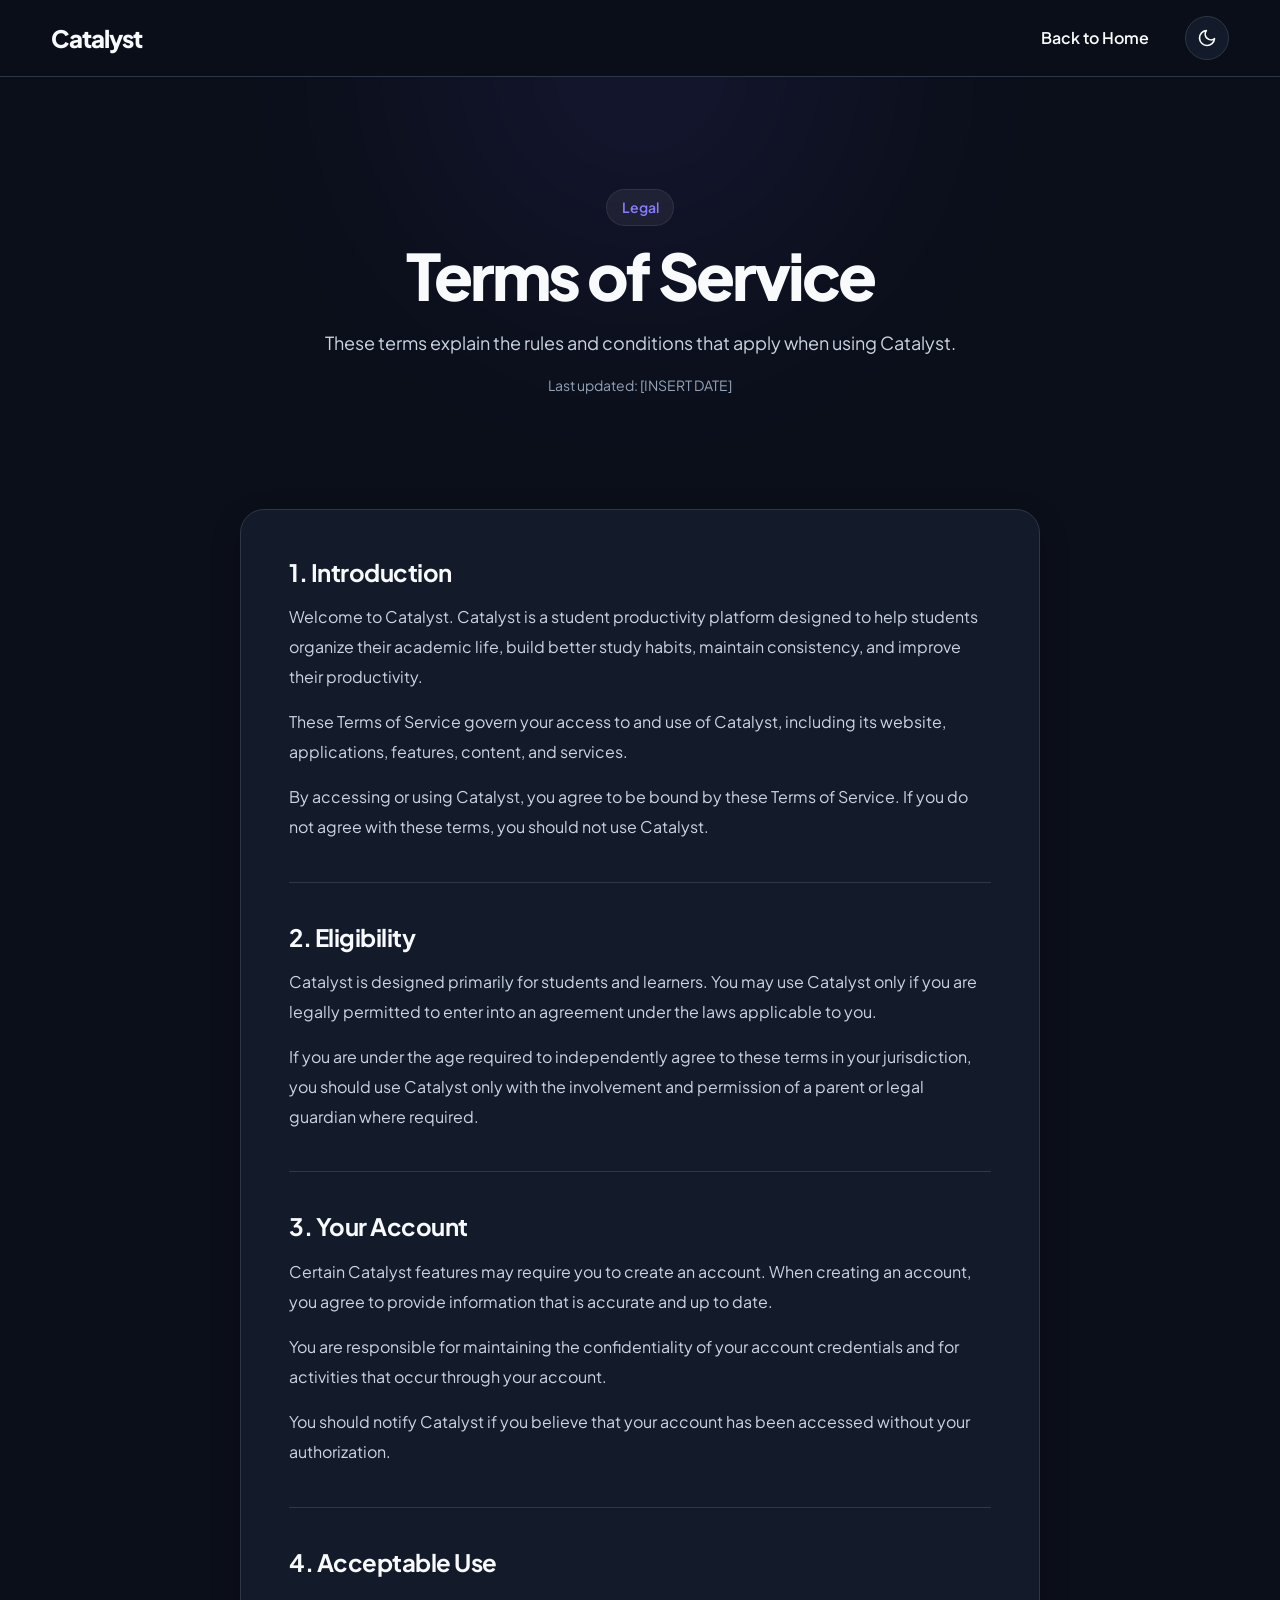
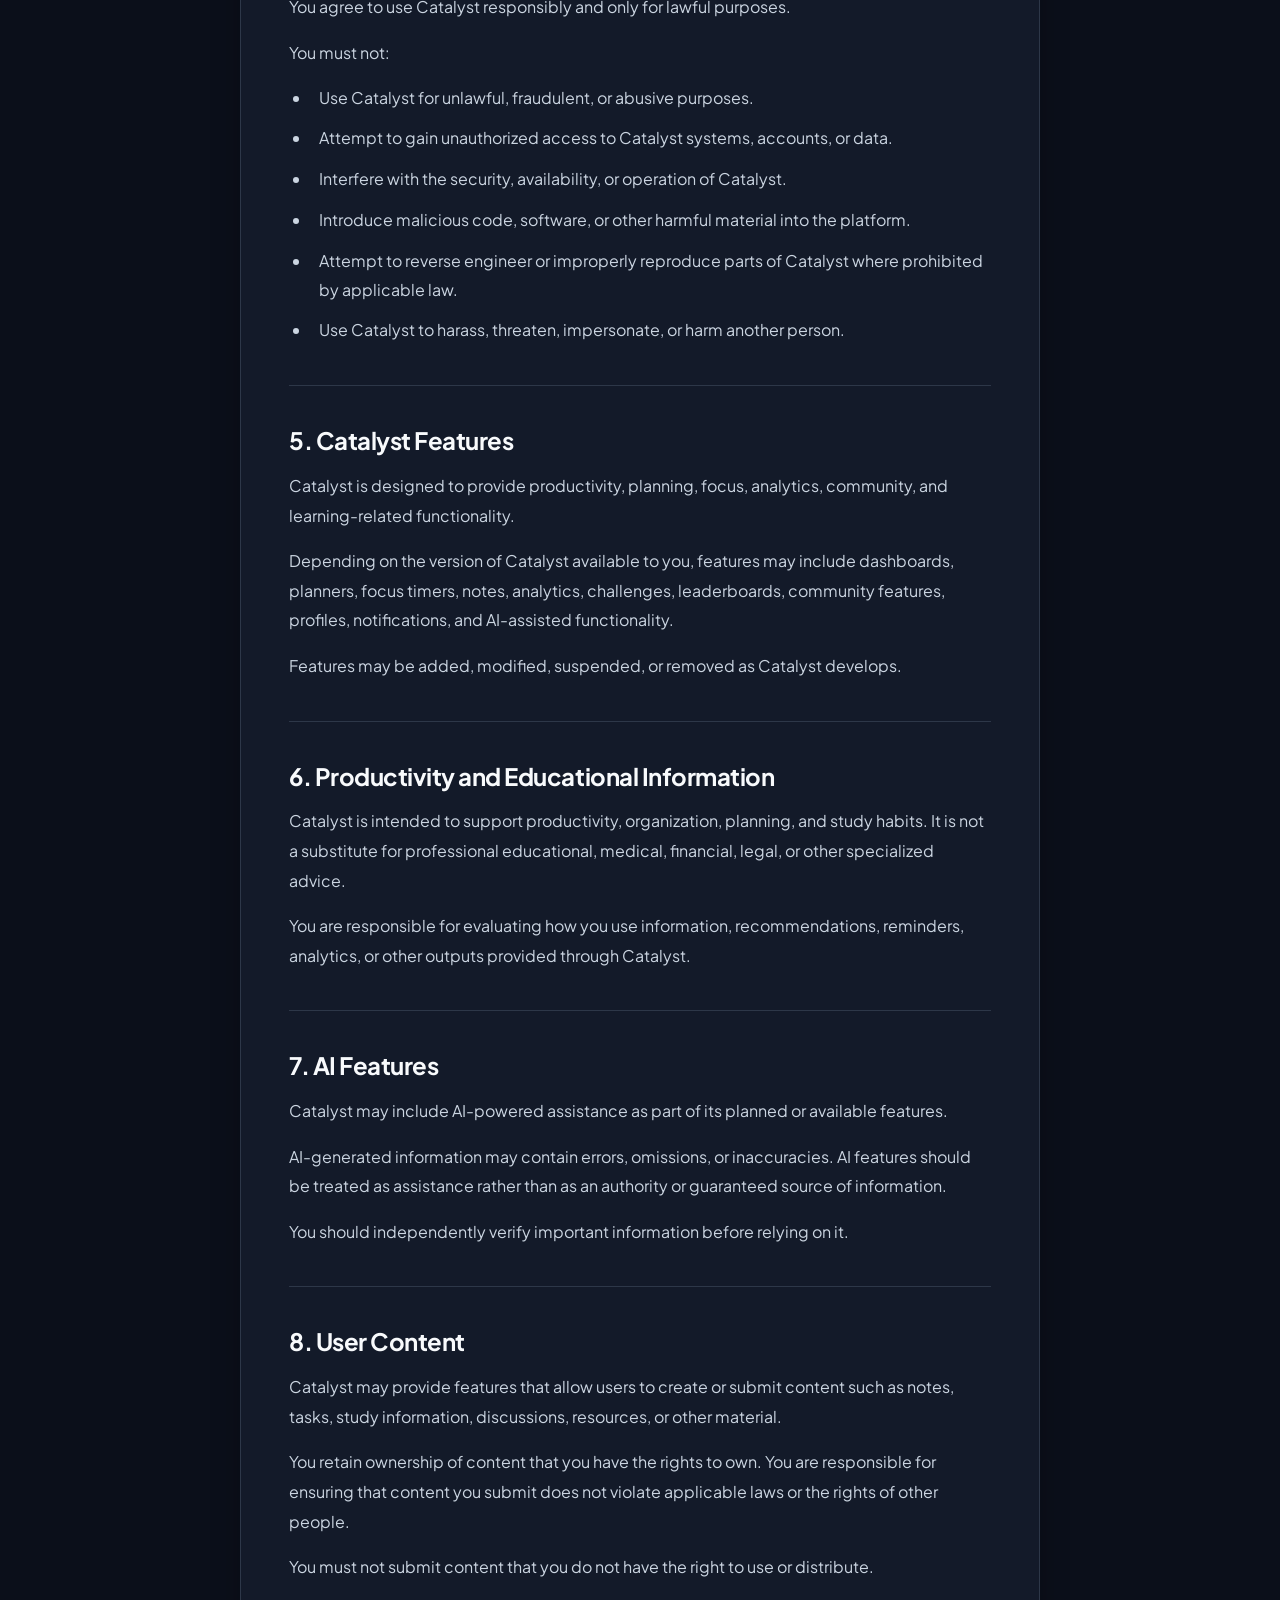
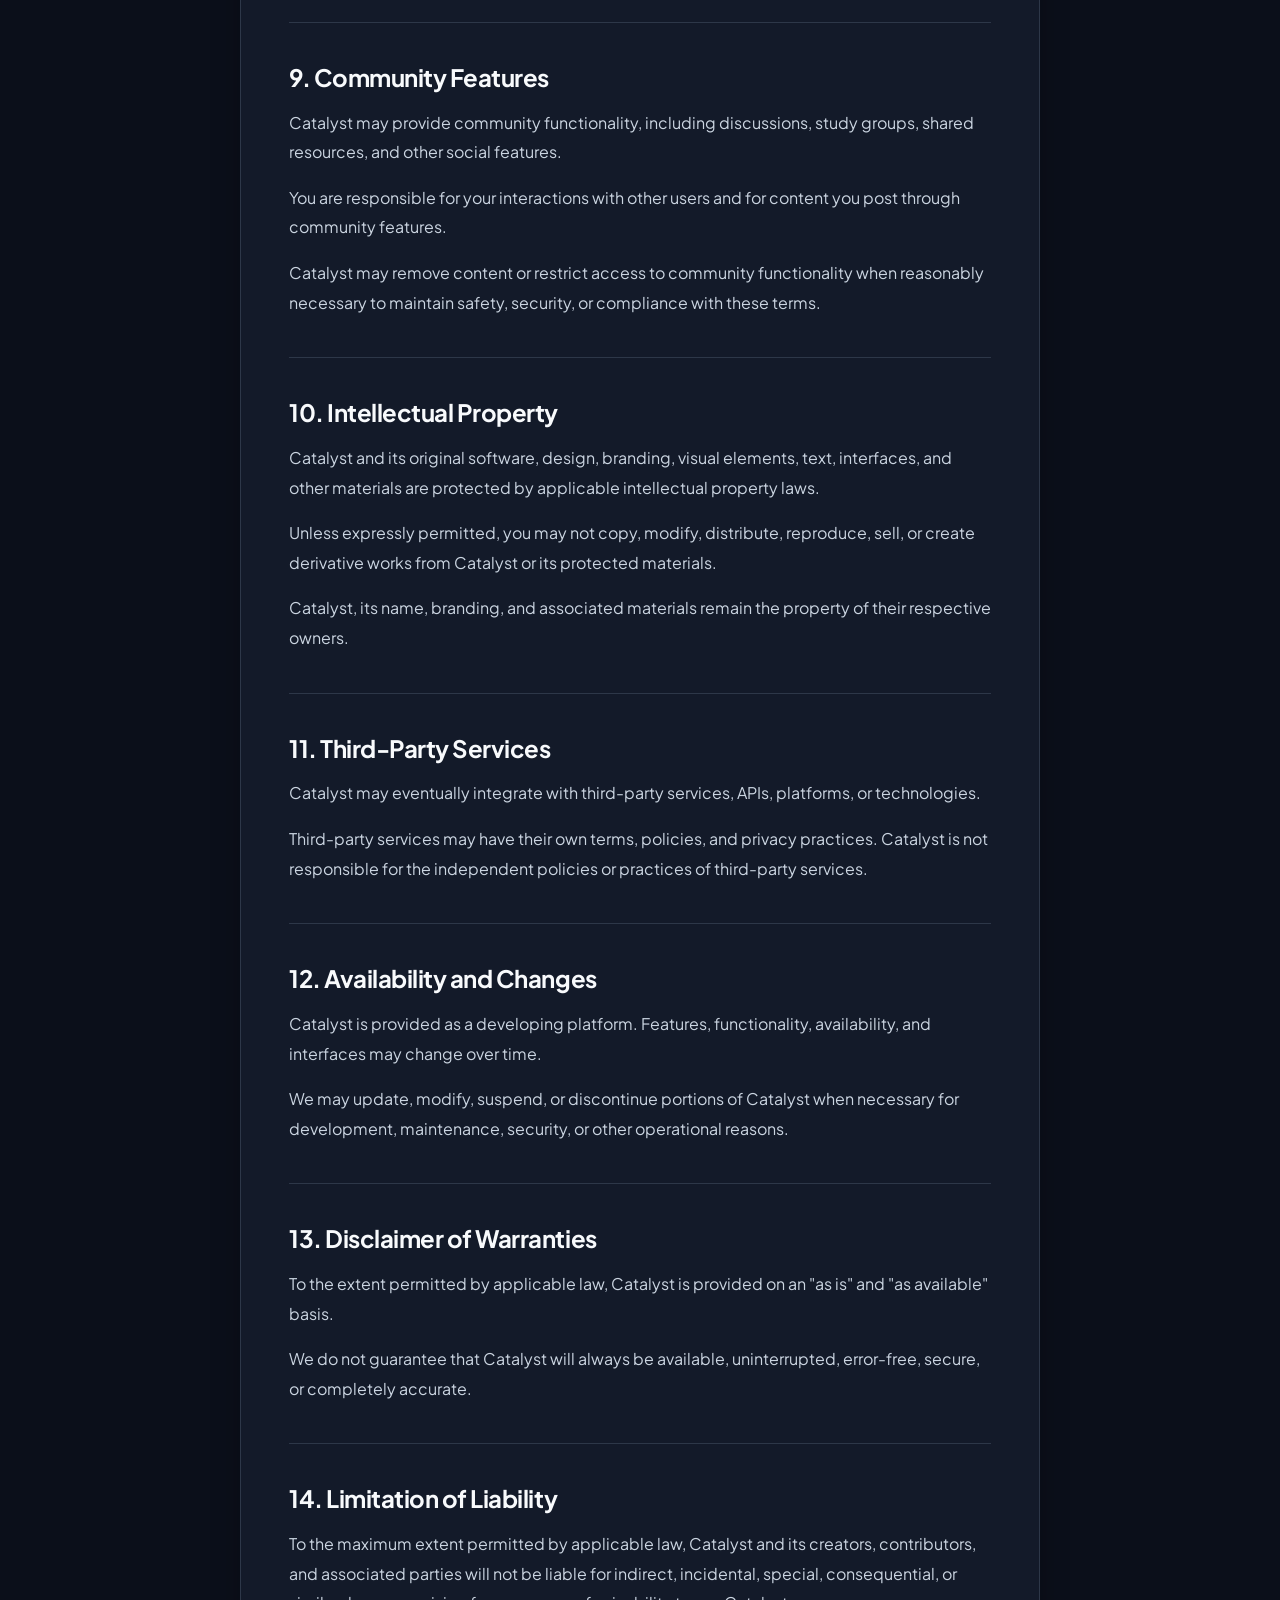
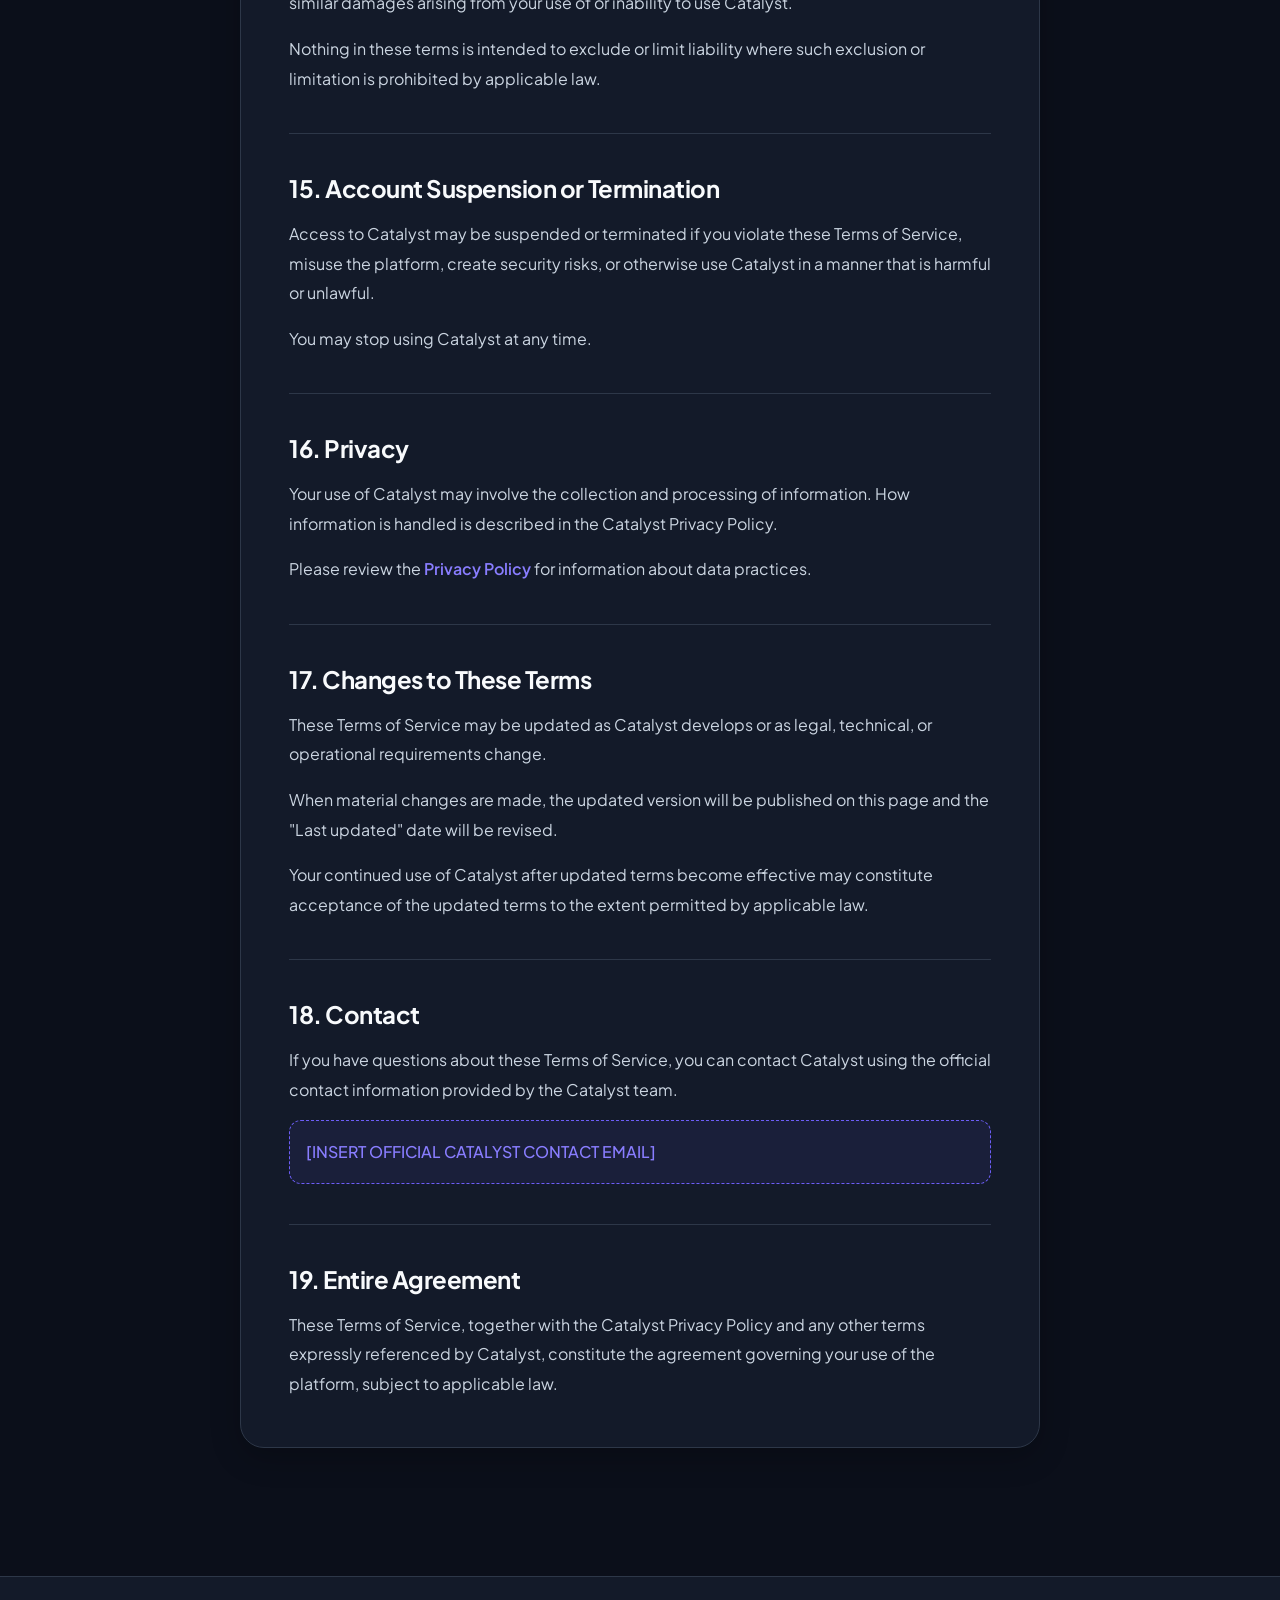
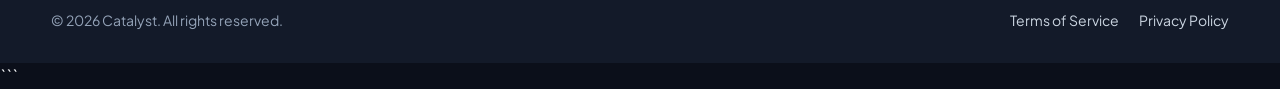
<file: pages/terms.html>
<!DOCTYPE html>
<html lang="en">
<head>
    <meta charset="UTF-8">
    <meta name="viewport" content="width=device-width, initial-scale=1.0">
    <meta name="description" content="Read the Terms of Service for Catalyst, a student productivity platform designed to help students organize, focus, and improve their study habits.">
    <meta name="robots" content="index, follow">
    <title>Terms of Service | Catalyst</title>

    <link rel="stylesheet" href="../css/variables.css">
    <link rel="stylesheet" href="../css/reset.css">
    <link rel="stylesheet" href="../css/base.css">
    <link rel="stylesheet" href="../css/layout.css">
    <link rel="stylesheet" href="../css/utilities.css">
    <link rel="stylesheet" href="../css/animations.css">
    <link rel="stylesheet" href="../css/components.css">
    <link rel="stylesheet" href="../css/pages/legal.css">
</head>

<body>

    <header class="legal-header">
        <div class="container">
            <nav class="legal-navbar">

                <a href="../index.html" class="brand" aria-label="Catalyst home">
                    <span class="brand-name">Catalyst</span>
                </a>

                <div class="legal-nav-actions">

                    <a href="../index.html" class="btn btn-ghost">
                        Back to Home
                    </a>

                    <button
                        type="button"
                        class="theme-toggle"
                        id="theme-toggle"
                        aria-label="Toggle theme"
                    >
                        <svg
                            width="20"
                            height="20"
                            viewBox="0 0 24 24"
                            fill="none"
                            stroke="currentColor"
                            stroke-width="2"
                            stroke-linecap="round"
                            stroke-linejoin="round"
                            aria-hidden="true"
                        >
                            <path id="theme-icon-path"></path>
                        </svg>
                    </button>

                </div>

            </nav>
        </div>
    </header>

    <main>

        <section class="legal-hero">
            <div class="container">

                <span class="legal-eyebrow">
                    Legal
                </span>

                <h1>Terms of Service</h1>

                <p>
                    These terms explain the rules and conditions that apply
                    when using Catalyst.
                </p>

                <span class="legal-updated">
                    Last updated: [INSERT DATE]
                </span>

            </div>
        </section>

        <section class="legal-content">
            <div class="container container-sm">

                <article class="legal-document">

                    <section class="legal-section">
                        <h2>1. Introduction</h2>

                        <p>
                            Welcome to Catalyst. Catalyst is a student
                            productivity platform designed to help students
                            organize their academic life, build better study
                            habits, maintain consistency, and improve their
                            productivity.
                        </p>

                        <p>
                            These Terms of Service govern your access to and
                            use of Catalyst, including its website,
                            applications, features, content, and services.
                        </p>

                        <p>
                            By accessing or using Catalyst, you agree to be
                            bound by these Terms of Service. If you do not
                            agree with these terms, you should not use Catalyst.
                        </p>
                    </section>

                    <section class="legal-section">
                        <h2>2. Eligibility</h2>

                        <p>
                            Catalyst is designed primarily for students and
                            learners. You may use Catalyst only if you are
                            legally permitted to enter into an agreement
                            under the laws applicable to you.
                        </p>

                        <p>
                            If you are under the age required to independently
                            agree to these terms in your jurisdiction, you
                            should use Catalyst only with the involvement and
                            permission of a parent or legal guardian where
                            required.
                        </p>
                    </section>

                    <section class="legal-section">
                        <h2>3. Your Account</h2>

                        <p>
                            Certain Catalyst features may require you to
                            create an account. When creating an account, you
                            agree to provide information that is accurate and
                            up to date.
                        </p>

                        <p>
                            You are responsible for maintaining the
                            confidentiality of your account credentials and
                            for activities that occur through your account.
                        </p>

                        <p>
                            You should notify Catalyst if you believe that
                            your account has been accessed without your
                            authorization.
                        </p>
                    </section>

                    <section class="legal-section">
                        <h2>4. Acceptable Use</h2>

                        <p>
                            You agree to use Catalyst responsibly and only for
                            lawful purposes.
                        </p>

                        <p>You must not:</p>

                        <ul class="legal-list">
                            <li>
                                Use Catalyst for unlawful, fraudulent, or
                                abusive purposes.
                            </li>
                            <li>
                                Attempt to gain unauthorized access to
                                Catalyst systems, accounts, or data.
                            </li>
                            <li>
                                Interfere with the security, availability, or
                                operation of Catalyst.
                            </li>
                            <li>
                                Introduce malicious code, software, or other
                                harmful material into the platform.
                            </li>
                            <li>
                                Attempt to reverse engineer or improperly
                                reproduce parts of Catalyst where prohibited
                                by applicable law.
                            </li>
                            <li>
                                Use Catalyst to harass, threaten, impersonate,
                                or harm another person.
                            </li>
                        </ul>
                    </section>

                    <section class="legal-section">
                        <h2>5. Catalyst Features</h2>

                        <p>
                            Catalyst is designed to provide productivity,
                            planning, focus, analytics, community, and
                            learning-related functionality.
                        </p>

                        <p>
                            Depending on the version of Catalyst available to
                            you, features may include dashboards, planners,
                            focus timers, notes, analytics, challenges,
                            leaderboards, community features, profiles,
                            notifications, and AI-assisted functionality.
                        </p>

                        <p>
                            Features may be added, modified, suspended, or
                            removed as Catalyst develops.
                        </p>
                    </section>

                    <section class="legal-section">
                        <h2>6. Productivity and Educational Information</h2>

                        <p>
                            Catalyst is intended to support productivity,
                            organization, planning, and study habits. It is
                            not a substitute for professional educational,
                            medical, financial, legal, or other specialized
                            advice.
                        </p>

                        <p>
                            You are responsible for evaluating how you use
                            information, recommendations, reminders,
                            analytics, or other outputs provided through
                            Catalyst.
                        </p>
                    </section>

                    <section class="legal-section">
                        <h2>7. AI Features</h2>

                        <p>
                            Catalyst may include AI-powered assistance as part
                            of its planned or available features.
                        </p>

                        <p>
                            AI-generated information may contain errors,
                            omissions, or inaccuracies. AI features should be
                            treated as assistance rather than as an authority
                            or guaranteed source of information.
                        </p>

                        <p>
                            You should independently verify important
                            information before relying on it.
                        </p>
                    </section>

                    <section class="legal-section">
                        <h2>8. User Content</h2>

                        <p>
                            Catalyst may provide features that allow users to
                            create or submit content such as notes, tasks,
                            study information, discussions, resources, or
                            other material.
                        </p>

                        <p>
                            You retain ownership of content that you have the
                            rights to own. You are responsible for ensuring
                            that content you submit does not violate applicable
                            laws or the rights of other people.
                        </p>

                        <p>
                            You must not submit content that you do not have
                            the right to use or distribute.
                        </p>
                    </section>

                    <section class="legal-section">
                        <h2>9. Community Features</h2>

                        <p>
                            Catalyst may provide community functionality,
                            including discussions, study groups, shared
                            resources, and other social features.
                        </p>

                        <p>
                            You are responsible for your interactions with
                            other users and for content you post through
                            community features.
                        </p>

                        <p>
                            Catalyst may remove content or restrict access to
                            community functionality when reasonably necessary
                            to maintain safety, security, or compliance with
                            these terms.
                        </p>
                    </section>

                    <section class="legal-section">
                        <h2>10. Intellectual Property</h2>

                        <p>
                            Catalyst and its original software, design,
                            branding, visual elements, text, interfaces, and
                            other materials are protected by applicable
                            intellectual property laws.
                        </p>

                        <p>
                            Unless expressly permitted, you may not copy,
                            modify, distribute, reproduce, sell, or create
                            derivative works from Catalyst or its protected
                            materials.
                        </p>

                        <p>
                            Catalyst, its name, branding, and associated
                            materials remain the property of their respective
                            owners.
                        </p>
                    </section>

                    <section class="legal-section">
                        <h2>11. Third-Party Services</h2>

                        <p>
                            Catalyst may eventually integrate with third-party
                            services, APIs, platforms, or technologies.
                        </p>

                        <p>
                            Third-party services may have their own terms,
                            policies, and privacy practices. Catalyst is not
                            responsible for the independent policies or
                            practices of third-party services.
                        </p>
                    </section>

                    <section class="legal-section">
                        <h2>12. Availability and Changes</h2>

                        <p>
                            Catalyst is provided as a developing platform.
                            Features, functionality, availability, and
                            interfaces may change over time.
                        </p>

                        <p>
                            We may update, modify, suspend, or discontinue
                            portions of Catalyst when necessary for development,
                            maintenance, security, or other operational
                            reasons.
                        </p>
                    </section>

                    <section class="legal-section">
                        <h2>13. Disclaimer of Warranties</h2>

                        <p>
                            To the extent permitted by applicable law,
                            Catalyst is provided on an "as is" and
                            "as available" basis.
                        </p>

                        <p>
                            We do not guarantee that Catalyst will always be
                            available, uninterrupted, error-free, secure, or
                            completely accurate.
                        </p>
                    </section>

                    <section class="legal-section">
                        <h2>14. Limitation of Liability</h2>

                        <p>
                            To the maximum extent permitted by applicable law,
                            Catalyst and its creators, contributors, and
                            associated parties will not be liable for indirect,
                            incidental, special, consequential, or similar
                            damages arising from your use of or inability to
                            use Catalyst.
                        </p>

                        <p>
                            Nothing in these terms is intended to exclude or
                            limit liability where such exclusion or limitation
                            is prohibited by applicable law.
                        </p>
                    </section>

                    <section class="legal-section">
                        <h2>15. Account Suspension or Termination</h2>

                        <p>
                            Access to Catalyst may be suspended or terminated
                            if you violate these Terms of Service, misuse the
                            platform, create security risks, or otherwise use
                            Catalyst in a manner that is harmful or unlawful.
                        </p>

                        <p>
                            You may stop using Catalyst at any time.
                        </p>
                    </section>

                    <section class="legal-section">
                        <h2>16. Privacy</h2>

                        <p>
                            Your use of Catalyst may involve the collection
                            and processing of information. How information is
                            handled is described in the Catalyst Privacy
                            Policy.
                        </p>

                        <p>
                            Please review the
                            <a href="privacy-policy.html" class="legal-link">
                                Privacy Policy
                            </a>
                            for information about data practices.
                        </p>
                    </section>

                    <section class="legal-section">
                        <h2>17. Changes to These Terms</h2>

                        <p>
                            These Terms of Service may be updated as Catalyst
                            develops or as legal, technical, or operational
                            requirements change.
                        </p>

                        <p>
                            When material changes are made, the updated version
                            will be published on this page and the "Last
                            updated" date will be revised.
                        </p>

                        <p>
                            Your continued use of Catalyst after updated terms
                            become effective may constitute acceptance of the
                            updated terms to the extent permitted by applicable
                            law.
                        </p>
                    </section>
                    <section class="legal-section">
                        <h2>18. Contact</h2>

                        <p>
                            If you have questions about these Terms of Service,
                            you can contact Catalyst using the official contact
                            information provided by the Catalyst team.
                        </p>

                        <p class="legal-placeholder">
                            [INSERT OFFICIAL CATALYST CONTACT EMAIL]
                        </p>
                    </section>

                    <section class="legal-section legal-final">
                        <h2>19. Entire Agreement</h2>

                        <p>
                            These Terms of Service, together with the Catalyst
                            Privacy Policy and any other terms expressly
                            referenced by Catalyst, constitute the agreement
                            governing your use of the platform, subject to
                            applicable law.
                        </p>
                    </section>

                </article>

            </div>
        </section>

    </main>

    <footer class="legal-footer">
        <div class="container">

            <div class="legal-footer-content">

                <p>
                    © 2026 Catalyst. All rights reserved.
                </p>

                <div class="legal-footer-links">
                    <a href="terms.html">Terms of Service</a>
                    <a href="privacy-policy.html">Privacy Policy</a>
                </div>

            </div>

        </div>
    </footer>

    <script src="../js/theme.js"></script>

</body>
</html>
```
</file>
<file: css/variables.css>
/*==================================================
                    GOOGLE FONT
==================================================*/

@import url("https://fonts.googleapis.com/css2?family=Plus+Jakarta+Sans:wght@200..800&display=swap");

/*==================================================
                    DARK THEME
==================================================*/

:root {
  /*==================================
            TYPOGRAPHY
==================================*/

  --font-primary: "Plus Jakarta Sans", sans-serif;

  /* Font Sizes */

  --fs-xs: 0.75rem;
  --fs-sm: 0.875rem;
  --fs-md: 1rem;
  --fs-lg: 1.125rem;
  --fs-xl: 1.5rem;
  --fs-2xl: 2rem;
  --fs-3xl: 3rem;
  --fs-4xl: 4rem;

  /* Font Weight */

  --fw-light: 300;
  --fw-regular: 400;
  --fw-medium: 500;
  --fw-semibold: 600;
  --fw-bold: 700;
  --fw-extra: 800;

  /*==================================
            COLORS
==================================*/

  /* Brand */

  --primary: #6d5ef8;
  --primary-hover: #5b4af3;
  --primary-light: #897dff;

  /* Accent */

  --accent: #00d4ff;
  --accent-light: #65e7ff;

  /* Success */

  --success: #22c55e;

  /* Warning */

  --warning: #f59e0b;

  /* Danger */

  --danger: #ef4444;

  /* Info */

  --info: #3b82f6;

  /*==================================
            BACKGROUND
==================================*/

  --bg: #0b0f1a;

  --surface: #131a29;

  --surface-secondary: #1b2435;

  --surface-hover: #252f44;

  /*==================================
            TEXT
==================================*/

  --text: #f8fafc;

  --text-secondary: #cbd5e1;

  --text-muted: #94a3b8;

  /*==================================
            BORDER
==================================*/

  --border: #2d3748;

  /*==================================
            GLASS
==================================*/

  --glass: rgba(255, 255, 255, 0.06);

  --glass-border: rgba(255, 255, 255, 0.08);

  /*==================================
            GRADIENTS
==================================*/

  --gradient-primary: linear-gradient(135deg, #6d5ef8, #00d4ff);

  --gradient-secondary: linear-gradient(135deg, #7c3aed, #4f46e5);

  --gradient-success: linear-gradient(135deg, #22c55e, #16a34a);

  --gradient-danger: linear-gradient(135deg, #ef4444, #dc2626);

  /*==================================
            SHADOWS
==================================*/

  --shadow-sm: 0 4px 12px rgba(0, 0, 0, 0.15);

  --shadow-md: 0 10px 30px rgba(0, 0, 0, 0.22);

  --shadow-lg: 0 20px 50px rgba(0, 0, 0, 0.35);

  --shadow-glow: 0 0 40px rgba(109, 94, 248, 0.35);
  --dashboard-shadow:
    0 20px 50px rgba(0, 0, 0, .25),
    0 0 40px rgba(109, 94, 248, .15);

  /*==================================
            BORDER RADIUS
==================================*/

  --radius-sm: 8px;

  --radius-md: 12px;

  --radius-lg: 18px;

  --radius-xl: 24px;

  --radius-2xl: 32px;

  --radius-full: 999px;

  /*==================================
            SPACING
==================================*/

  --space-1: 4px;
  --space-2: 8px;
  --space-3: 12px;
  --space-4: 16px;
  --space-5: 20px;
  --space-6: 24px;
  --space-7: 32px;
  --space-8: 40px;
  --space-9: 48px;
  --space-10: 64px;

  /*==================================
            TIMING
==================================*/

  --transition-fast: 0.2s ease;

  --transition: 0.3s ease;

  --transition-slow: 0.5s ease;

  /*==================================
        FLOATING CARDS
==================================*/

  --floating-bg: rgba(19, 26, 41, 0.75);

  --floating-border: rgba(255, 255, 255, 0.08);

  --floating-shadow: 0 20px 50px rgba(0, 0, 0, 0.35);

  --floating-icon-bg: var(--gradient-primary);

  --floating-title: var(--text);

  --floating-subtitle: var(--text-muted);
  /*==================================
            WIDGETS
==================================*/

  --card-bg: var(--surface);

  --card-border: var(--border);

  --card-radius: var(--radius-xl);

  --card-shadow: var(--shadow-lg);
  /*==================================
        DASHBOARD
==================================*/

  --dashboard-shadow:
    0 40px 120px rgba(0, 0, 0, .40),
    0 0 150px rgba(109, 94, 248, .22),
    0 0 300px rgba(0, 212, 255, .12),
    0 0 450px rgba(109, 94, 248, .08);

  --section-gap: 8rem;

  --card-padding: 2rem;
  --card-padding-lg: 2.5rem;

  --content-width: 720px;
  --text-width: 620px;

  --icon-size: 72px;
  --icon-radius: var(--radius-lg);
  --auth-surface: #111522;
  --auth-surface-hover: #171b2b;
  --auth-border: rgba(196, 92, 255, 0.28);
  --auth-border-glow: rgba(108, 99, 255, 0.18);
}

[data-theme="light"] {
  --bg: #f8fafc;

  --surface: #ffffff;

  --surface-secondary: #f1f5f9;

  --surface-hover: #e2e8f0;

  --text: #0f172a;

  --text-secondary: #334155;

  --text-muted: #64748b;

  --border: #cbd5e1;

  --glass: rgba(255, 252, 248, 0.82);

  --glass-border: rgba(148, 163, 184, 0.18);

  --floating-bg: rgba(255, 252, 248, 0.82);

  --floating-border: rgba(148, 163, 184, 0.18);

  --floating-shadow: 0 20px 50px rgba(15, 23, 42, 0.12);

  --floating-icon-bg: var(--gradient-primary);

  --floating-title: var(--text);

  --floating-subtitle: var(--text-muted);

  --card-bg: #FFFFFF;

  --card-border: var(--border);

  --card-radius: var(--radius-xl);

  --card-shadow: 0 20px 50px rgba(15, 23, 42, .10);
  --dashboard-shadow:
    0 30px 80px rgba(15, 23, 42, .12),
    0 0 120px rgba(109, 94, 248, .10),
    0 0 200px rgba(0, 212, 255, .06);
  --auth-surface: #f7f5fc;
  --auth-surface-hover: #efebf8;
  --auth-border: rgba(108, 99, 255, 0.25);
  --auth-border-glow: rgba(196, 92, 255, 0.12);
}
</file>
<file: css/base.css>
/*==================================================
                    GOOGLE FONTS
==================================================*/

@import url("https://fonts.googleapis.com/css2?family=Plus+Jakarta+Sans:wght@200..800&display=swap");

/*==================================================
                    ROOT
==================================================*/

html {
  scroll-behavior: smooth;

  font-size: 16px;
}

/*==================================================
                    BODY
==================================================*/

body {
  font-family: var(--font-primary);

  background: var(--bg);

  color: var(--text);

  line-height: 1.6;

  overflow-x: hidden;

  transition:
    background 0.35s ease,
    color 0.35s ease;
}

/*==================================================
                    TYPOGRAPHY
==================================================*/

h1,
h2,
h3,
h4,
h5,
h6 {
  color: var(--text);

  font-weight: 700;

  line-height: 1.2;
}

p {
  color: var(--text-secondary);
}

a {
  color: inherit;

  text-decoration: none;
}

small {
  color: var(--text-muted);
}

/*==================================================
                    MEDIA
==================================================*/

img {
  max-width: 100%;

  display: block;
}

svg {
  display: block;
}

/*==================================================
                    FORM ELEMENTS
==================================================*/

button {
  font-family: inherit;

  border: none;

  outline: none;

  background: none;

  cursor: pointer;
}

input,
textarea,
select {
  font-family: inherit;

  border: none;

  outline: none;

  background: none;
}

/*==================================================
                    LISTS
==================================================*/

ul,
ol {
  list-style: none;
}

/*==================================================
                    TABLES
==================================================*/

table {
  border-collapse: collapse;
}

/*==================================================
                    CONTAINER
==================================================*/

.container {
  width: min(92%, 1300px);

  margin: auto;
}

/*==================================================
                    SECTION
==================================================*/

.section {
  padding: 8rem 0;
}

/*==================================================
                    SCROLLBAR
==================================================*/

::-webkit-scrollbar {
  width: 10px;
}

::-webkit-scrollbar-track {
  background: var(--bg-secondary);
}

::-webkit-scrollbar-thumb {
  background: var(--primary);

  border-radius: 999px;
}

/*==================================================
                    TEXT SELECTION
==================================================*/

::selection {
  background: var(--primary);

  color: #fff;
}

/*==================================================
                    FOCUS
==================================================*/

:focus-visible {
  outline: 2px solid var(--primary);

  outline-offset: 3px;
}

/*==================================================
                    HIDDEN
==================================================*/

.hidden {
  display: none !important;
}
</file>
<file: css/layout.css>
/*==================================================
                    CONTAINERS
==================================================*/

.container {
  width: min(92%, 1400px);

  margin-inline: auto;
}

.container-sm {
  width: min(92%, 800px);

  margin-inline: auto;
}

.container-lg {
  width: min(95%, 1600px);

  margin-inline: auto;
}

.container-fluid {
  width: 100%;

  padding-inline: 2rem;
}

/*==================================================
                    SECTIONS
==================================================*/

.section {
  padding: 6rem 0;
}

.section-sm {
  padding: 3rem 0;
}

.section-lg {
  padding: 8rem 0;
}

/*==================================================
                    DISPLAY
==================================================*/

.flex {
  display: flex;
}

.inline-flex {
  display: inline-flex;
}

.grid {
  display: grid;
}

.block {
  display: block;
}

.inline-block {
  display: inline-block;
}

.none {
  display: none;
}

/*==================================================
                    FLEX
==================================================*/

.flex-row {
  flex-direction: row;
}

.flex-column {
  flex-direction: column;
}

.flex-wrap {
  flex-wrap: wrap;
}

.flex-nowrap {
  flex-wrap: nowrap;
}

.flex-1 {
  flex: 1;
}

.items-start {
  align-items: flex-start;
}

.items-center {
  align-items: center;
}

.items-end {
  align-items: flex-end;
}

.items-stretch {
  align-items: stretch;
}

.justify-start {
  justify-content: flex-start;
}

.justify-center {
  justify-content: center;
}

.justify-end {
  justify-content: flex-end;
}

.justify-between {
  justify-content: space-between;
}

.justify-around {
  justify-content: space-around;
}

.justify-evenly {
  justify-content: space-evenly;
}

/*==================================================
                    GRID
==================================================*/

.grid-2 {
  grid-template-columns: repeat(2, 1fr);
}

.grid-3 {
  grid-template-columns: repeat(3, 1fr);
}

.grid-4 {
  grid-template-columns: repeat(4, 1fr);
}

.grid-auto {
  grid-template-columns: repeat(auto-fit, minmax(280px, 1fr));
}

/*==================================================
                    GAP
==================================================*/

.gap-xs {
  gap: 0.5rem;
}

.gap-sm {
  gap: 1rem;
}

.gap-md {
  gap: 1.5rem;
}

.gap-lg {
  gap: 2rem;
}

.gap-xl {
  gap: 3rem;
}

/*==================================================
                    STACK
==================================================*/

.stack-xs > * + * {
  margin-top: 0.5rem;
}

.stack-sm > * + * {
  margin-top: 1rem;
}

.stack-md > * + * {
  margin-top: 1.5rem;
}

.stack-lg > * + * {
  margin-top: 2rem;
}

.stack-xl > * + * {
  margin-top: 3rem;
}

/*==================================================
                    CLUSTER
==================================================*/

.cluster {
  display: flex;

  flex-wrap: wrap;

  align-items: center;

  gap: 1rem;
}

/*==================================================
                    CENTER
==================================================*/

.center {
  display: grid;

  place-items: center;
}

.center-x {
  display: flex;

  justify-content: center;
}

.center-y {
  display: flex;

  align-items: center;
}

/*==================================================
                    POSITION
==================================================*/

.relative {
  position: relative;
}

.absolute {
  position: absolute;
}

.fixed {
  position: fixed;
}

.sticky {
  position: sticky;
}

/*==================================================
                    OVERFLOW
==================================================*/

.overflow-hidden {
  overflow: hidden;
}

.overflow-auto {
  overflow: auto;
}

.overflow-scroll {
  overflow: scroll;
}

/*==================================================
                    WIDTH
==================================================*/

.w-full {
  width: 100%;
}

.w-fit {
  width: fit-content;
}

.w-auto {
  width: auto;
}

/*==================================================
                    HEIGHT
==================================================*/

.h-full {
  height: 100%;
}

.h-screen {
  min-height: 100vh;
}

.h-fit {
  height: fit-content;
}

/*==================================================
                    Z-INDEX
==================================================*/

.z-10 {
  z-index: 10;
}

.z-50 {
  z-index: 50;
}

.z-100 {
  z-index: 100;
}

.z-500 {
  z-index: 500;
}
</file>
<file: css/utilities.css>
/*==================================================
                    DISPLAY
==================================================*/

.hidden{

    display:none !important;

}

.visible{

    display:block !important;

}

.invisible{

    visibility:hidden;

}

.opacity-0{

    opacity:0;

}

.opacity-50{

    opacity:.5;

}

.opacity-75{

    opacity:.75;

}

.opacity-100{

    opacity:1;

}


/*==================================================
                    CURSOR
==================================================*/

.cursor-pointer{

    cursor:pointer;

}

.cursor-default{

    cursor:default;

}

.cursor-not-allowed{

    cursor:not-allowed;

}


/*==================================================
                    BORDER RADIUS
==================================================*/

.rounded-sm{

    border-radius:var(--radius-sm);

}

.rounded-md{

    border-radius:var(--radius-md);

}

.rounded-lg{

    border-radius:var(--radius-lg);

}

.rounded-xl{

    border-radius:var(--radius-xl);

}

.rounded-full{

    border-radius:999px;

}


/*==================================================
                    SHADOWS
==================================================*/

.shadow-sm{

    box-shadow:var(--shadow-sm);

}

.shadow-md{

    box-shadow:var(--shadow-md);

}

.shadow-lg{

    box-shadow:var(--shadow-lg);

}

.shadow-none{

    box-shadow:none;

}


/*==================================================
                    BORDERS
==================================================*/

.border{

    border:1px solid var(--border);

}

.border-top{

    border-top:1px solid var(--border);

}

.border-bottom{

    border-bottom:1px solid var(--border);

}

.border-left{

    border-left:1px solid var(--border);

}

.border-right{

    border-right:1px solid var(--border);

}


/*==================================================
                    TEXT ALIGN
==================================================*/

.text-left{

    text-align:left;

}

.text-center{

    text-align:center;

}

.text-right{

    text-align:right;

}


/*==================================================
                    FONT WEIGHT
==================================================*/

.fw-regular{

    font-weight:var(--fw-regular);

}

.fw-medium{

    font-weight:var(--fw-medium);

}

.fw-semibold{

    font-weight:var(--fw-semibold);

}

.fw-bold{

    font-weight:var(--fw-bold);

}


/*==================================================
                    TEXT COLORS
==================================================*/

.text-primary{

    color:var(--primary);

}

.text-secondary{

    color:var(--text-secondary);

}

.text-muted{

    color:var(--text-muted);

}

.text-success{

    color:var(--success);

}

.text-danger{

    color:var(--danger);

}

.text-warning{

    color:var(--warning);

}

.text-info{

    color:var(--info);

}


/*==================================================
                    BACKGROUNDS
==================================================*/

.bg-primary{

    background:var(--primary);

}

.bg-surface{

    background:var(--surface);

}

.bg-secondary{

    background:var(--surface-secondary);

}

.bg-success{

    background:var(--success);

}

.bg-danger{

    background:var(--danger);

}

.bg-warning{

    background:var(--warning);

}

.bg-info{

    background:var(--info);

}

.bg-gradient{

    background:var(--gradient-primary);

}


/*==================================================
                    OVERFLOW
==================================================*/

.overflow-hidden{

    overflow:hidden;

}

.overflow-auto{

    overflow:auto;

}


/*==================================================
                    USER SELECT
==================================================*/

.select-none{

    user-select:none;

}

.select-all{

    user-select:all;

}


/*==================================================
                    POINTER EVENTS
==================================================*/

.pointer-none{

    pointer-events:none;

}

.pointer-auto{

    pointer-events:auto;

}


/*==================================================
                    TRANSITIONS
==================================================*/

.transition{

    transition:.3s ease;

}

.transition-fast{

    transition:.2s ease;

}

.transition-slow{

    transition:.5s ease;

}


/*==================================================
                    ROTATION
==================================================*/

.rotate-90{

    transform:rotate(90deg);

}

.rotate-180{

    transform:rotate(180deg);

}


/*==================================================
                    SCALE
==================================================*/

.scale-95{

    transform:scale(.95);

}

.scale-100{

    transform:scale(1);

}

.scale-105{

    transform:scale(1.05);

}


/*==================================================
                    Z-INDEX
==================================================*/

.z-auto{

    z-index:auto;

}

.z-1{

    z-index:1;

}

.z-10{

    z-index:10;

}

.z-100{

    z-index:100;

}

.z-1000{

    z-index:1000;

}
</file>
<file: css/animations.css>
/*==================================================
                CATALYST ANIMATIONS
==================================================*/

/*==============================
        KEYFRAMES
==============================*/

/* Fade */

@keyframes fadeIn {
  from {
    opacity: 0;
  }

  to {
    opacity: 1;
  }
}

@keyframes fadeOut {
  from {
    opacity: 1;
  }

  to {
    opacity: 0;
  }
}

/* Slide */

@keyframes slideUp {
  from {
    opacity: 0;

    transform: translateY(60px);
  }

  to {
    opacity: 1;

    transform: translateY(0);
  }
}

@keyframes slideDown {
  from {
    opacity: 0;

    transform: translateY(-60px);
  }

  to {
    opacity: 1;

    transform: translateY(0);
  }
}

@keyframes slideLeft {
  from {
    opacity: 0;

    transform: translateX(-60px);
  }

  to {
    opacity: 1;

    transform: translateX(0);
  }
}

@keyframes slideRight {
  from {
    opacity: 0;

    transform: translateX(60px);
  }

  to {
    opacity: 1;

    transform: translateX(0);
  }
}

/* Scale */

@keyframes scaleIn {
  from {
    opacity: 0;

    transform: scale(0.85);
  }

  to {
    opacity: 1;

    transform: scale(1);
  }
}

@keyframes scaleOut {
  from {
    opacity: 1;

    transform: scale(1);
  }

  to {
    opacity: 0;

    transform: scale(0.85);
  }
}

/* Float */

@keyframes float {
  0%,
  100% {
    transform: translateY(0);
  }

  50% {
    transform: translateY(-10px);
  }
}

/* Pulse */

@keyframes pulse {
  0%,
  100% {
    transform: scale(1);
  }

  50% {
    transform: scale(1.05);
  }
}

/* Spin */

@keyframes spin {
  from {
    transform: rotate(0deg);
  }

  to {
    transform: rotate(360deg);
  }
}

/* Shake */

@keyframes shake {
  0%,
  100% {
    transform: translateX(0);
  }

  20% {
    transform: translateX(-6px);
  }

  40% {
    transform: translateX(6px);
  }

  60% {
    transform: translateX(-4px);
  }

  80% {
    transform: translateX(4px);
  }
}

/* Glow */

@keyframes glow {
  0%,
  100% {
    box-shadow: 0 0 0 rgba(109, 94, 248, 0);
  }

  50% {
    box-shadow: 0 0 32px rgba(109, 94, 248, 0.45);
  }
}

/* Gradient */

@keyframes gradientShift {
  0% {
    background-position: 0% 50%;
  }

  50% {
    background-position: 100% 50%;
  }

  100% {
    background-position: 0% 50%;
  }
}

/* Blob */

@keyframes blobMove {
  0% {
    transform: translate(0, 0) scale(1);
  }

  33% {
    transform: translate(30px, -25px) scale(1.05);
  }

  66% {
    transform: translate(-20px, 20px) scale(0.95);
  }

  100% {
    transform: translate(0, 0) scale(1);
  }
}

/*==================================
        ANIMATION CLASSES
==================================*/

.animate-fade-in {
  animation: fadeIn 0.8s forwards;
}

.animate-slide-up {
  animation: slideUp 0.8s forwards;
}

.animate-slide-down {
  animation: slideDown 0.8s forwards;
}

.animate-slide-left {
  animation: slideLeft 0.8s forwards;
}

.animate-slide-right {
  animation: slideRight 0.8s forwards;
}

.animate-scale-in {
  animation: scaleIn 0.7s forwards;
}

.animate-float {
  animation: float 5s ease-in-out infinite;
}

.animate-pulse {
  animation: pulse 2s infinite;
}

.animate-spin {
  animation: spin 1s linear infinite;
}

.animate-glow {
  animation: glow 2s infinite;
}

.animate-gradient {
  background-size: 300% 300%;

  animation: gradientShift 8s linear infinite;
}

.animate-blob {
  animation: blobMove 12s ease-in-out infinite;
}

/*==================================
        DELAYS
==================================*/

.delay-100 {
  animation-delay: 0.1s;
}

.delay-200 {
  animation-delay: 0.2s;
}

.delay-300 {
  animation-delay: 0.3s;
}

.delay-500 {
  animation-delay: 0.5s;
}

.delay-700 {
  animation-delay: 0.7s;
}

.delay-1000 {
  animation-delay: 1s;
}
</file>
<file: css/components.css>
/*==================================================
                    BUTTONS
==================================================*/

.btn {
  display: inline-flex;

  align-items: center;

  justify-content: center;

  gap: 0.75rem;

  padding: 0.9rem 1.5rem;

  border: none;

  border-radius: var(--radius-md);

  font-family: var(--font-primary);

  font-size: var(--fs-md);

  font-weight: var(--fw-semibold);

  cursor: pointer;

  transition:
    background-color 0.3s ease,
    color 0.3s ease,
    border-color 0.3s ease,
    transform 0.25s ease,
    box-shadow 0.25s ease;
}

.btn:active {
  transform: scale(0.97);
}

/*==============================
        PRIMARY
==============================*/

.btn-primary {
  background: var(--primary);

  color: #fff;
}

.btn-primary:hover {
  background: var(--primary-hover);

  transform: translateY(-3px);

  box-shadow: 0 12px 28px rgba(109, 94, 248, 0.35);
}

/*==============================
        SECONDARY
==============================*/

.btn-secondary {
  background: var(--surface-secondary);

  color: var(--text);
}

.btn-secondary:hover {
  background: var(--surface-hover);
}

/*==============================
        OUTLINE
==============================*/

.btn-outline {
  background: transparent;

  color: var(--primary);

  border: 2px solid var(--primary);
}

.btn-outline:hover {
  background: var(--primary);

  color: #fff;
}

/*==============================
        SUCCESS
==============================*/

.btn-success {
  background: var(--success);

  color: #fff;
}

.btn-success:hover {
  filter: brightness(1.08);
}

/*==============================
        DANGER
==============================*/

.btn-danger {
  background: var(--danger);

  color: #fff;
}

.btn-danger:hover {
  filter: brightness(1.08);
}

/*==============================
        GHOST
==============================*/

.btn-ghost {
  background: transparent;

  color: var(--text);
}

.btn-ghost:hover {
  background: var(--surface);
}

/*==============================
        ICON BUTTON
==============================*/

.btn-icon {
  width: 48px;

  height: 48px;

  padding: 0;
}

/*==============================
        CIRCLE BUTTON
==============================*/

.btn-circle {
  width: 56px;

  height: 56px;

  border-radius: 50%;

  padding: 0;
}

/*==============================
        SIZES
==============================*/

.btn-sm {
  padding: 0.6rem 1rem;

  font-size: var(--fs-sm);
}

.btn-md {
  padding: 0.9rem 1.5rem;
}

.btn-lg {
  padding: 1.1rem 2rem;

  font-size: var(--fs-lg);
}

/*==================================================
                    INPUTS
==================================================*/

.input-group {
  display: flex;

  flex-direction: column;

  gap: 0.5rem;

  width: 100%;
}

.input-label {
  color: var(--text);

  font-size: var(--fs-sm);

  font-weight: var(--fw-medium);
}

/*==============================
        INPUT
==============================*/

.input {
  width: 100%;

  padding: 1rem 1.2rem;

  background: var(--surface);

  border: 1px solid var(--border);

  border-radius: var(--radius-md);

  color: var(--text);

  font-size: var(--fs-md);

  transition:
    border-color 0.3s ease,
    background 0.3s ease,
    box-shadow 0.3s ease;
}

.input::placeholder {
  color: var(--text-muted);
}

.input:focus {
  border-color: var(--primary);

  box-shadow: 0 0 0 4px rgba(109, 94, 248, 0.15);
}

/*==============================
        TEXTAREA
==============================*/

.textarea {
  resize: vertical;

  min-height: 150px;
}

/*==============================
        SELECT
==============================*/

.select {
  cursor: pointer;
}

/*==============================
        INPUT WITH ICON
==============================*/

.input-icon {
  position: relative;
}

.input-icon input {
  padding-left: 3rem;
}

.input-icon i,
.input-icon svg {
  position: absolute;

  left: 1rem;

  top: 50%;

  transform: translateY(-50%);

  color: var(--text-muted);
}

/*==============================
        CHECKBOX
==============================*/

.checkbox {
  display: flex;

  align-items: center;

  gap: 0.7rem;

  cursor: pointer;

  color: var(--text-secondary);
}

.checkbox input {
  accent-color: var(--primary);
}

/*==============================
        RADIO
==============================*/

.radio {
  display: flex;

  align-items: center;

  gap: 0.7rem;

  cursor: pointer;
}

.radio input {
  accent-color: var(--primary);
}

/*==============================
        TOGGLE SWITCH
==============================*/

.switch {
  position: relative;

  width: 58px;

  height: 30px;
}

.switch input {
  display: none;
}

.slider {
  position: absolute;

  inset: 0;

  background: var(--surface-secondary);

  border-radius: 999px;

  transition: 0.3s;
}

.slider::before {
  content: "";

  position: absolute;

  width: 22px;

  height: 22px;

  left: 4px;

  top: 4px;

  background: #fff;

  border-radius: 50%;

  transition: 0.3s;
}

.switch input:checked + .slider {
  background: var(--primary);
}

.switch input:checked + .slider::before {
  transform: translateX(28px);
}
.btn-gradient {
  background: var(--gradient-primary);

  color: #fff;

  background-size: 200%;

  transition: 0.4s;
}

.btn-gradient:hover {
  background-position: right;

  transform: translateY(-3px);
}
/*==================================================
                    CARDS
==================================================*/

.card {
  background: var(--surface);

  border: 1px solid var(--border);

  border-radius: var(--radius-lg);

  padding: 1.5rem;

  box-shadow: var(--shadow-sm);

  transition:
    transform 0.3s ease,
    box-shadow 0.3s ease,
    border-color 0.3s ease;
}

.card:hover {
  transform: translateY(-6px);

  box-shadow: var(--shadow-md);

  border-color: var(--primary);
}

/*==================================
            CARD HEADER
==================================*/

.card-header {
  display: flex;

  align-items: center;

  justify-content: space-between;

  margin-bottom: 1.5rem;
}

.card-title {
  font-size: var(--fs-lg);

  font-weight: var(--fw-bold);

  color: var(--text);
}

.card-subtitle {
  font-size: var(--fs-sm);

  color: var(--text-secondary);
}

.card-body {
  display: flex;

  flex-direction: column;

  gap: 1rem;
}

.card-footer {
  margin-top: 1.5rem;

  display: flex;

  justify-content: flex-end;

  gap: 1rem;
}

/*==================================
        GLASS CARD
==================================*/

.card-glass {
  background: var(--glass);

  backdrop-filter: blur(18px);

  -webkit-backdrop-filter: blur(18px);

  border: 1px solid rgba(255, 255, 255, 0.08);
}

/*==================================
        FLAT CARD
==================================*/

.card-flat {
  box-shadow: none;
}

/*==================================
        OUTLINE CARD
==================================*/

.card-outline {
  background: transparent;

  border: 2px solid var(--border);
}

/*==================================================
                    WIDGETS
==================================================*/

.widget {
  background: var(--surface);

  border: 1px solid var(--border);

  border-radius: var(--radius-xl);

  padding: 1.5rem;

  display: flex;

  flex-direction: column;

  gap: 1.25rem;

  box-shadow: var(--shadow-sm);
}

/* Widget Header */

.widget-header {
  display: flex;

  justify-content: space-between;

  align-items: center;
}

.widget-title {
  font-size: var(--fs-lg);

  font-weight: var(--fw-semibold);
}

.widget-actions {
  display: flex;

  gap: 0.75rem;
}

/* Widget Body */

.widget-content {
  display: flex;

  flex-direction: column;

  gap: 1rem;
}

/* Widget Footer */

.widget-footer {
  display: flex;

  justify-content: space-between;

  align-items: center;
}

/* Statistic */

.widget-stat {
  font-size: 2.2rem;

  font-weight: var(--fw-bold);

  color: var(--primary);
}

.widget-label {
  color: var(--text-secondary);
}

/* Chart Placeholder */

.widget-chart {
  width: 100%;

  min-height: 220px;

  border-radius: var(--radius-md);

  background: var(--surface-secondary);
}

/* Widget List */

.widget-list {
  display: flex;

  flex-direction: column;

  gap: 0.8rem;
}

.widget-item {
  display: flex;

  justify-content: space-between;

  align-items: center;
}

/*==================================
        COMPACT WIDGET
==================================*/

.widget-sm {
  padding: 1rem;
}

/*==================================
        LARGE WIDGET
==================================*/

.widget-lg {
  padding: 2rem;
}

/*==================================================
                    BADGES
==================================================*/

.badge {
  display: inline-flex;

  align-items: center;

  justify-content: center;

  padding: 0.4rem 0.9rem;

  border-radius: 999px;

  font-size: var(--fs-xs);

  font-weight: var(--fw-semibold);

  letter-spacing: 0.03em;
}

/* Primary */

.badge-primary {
  background: rgba(109, 94, 248, 0.12);

  color: var(--primary);
}

/* Success */

.badge-success {
  background: rgba(0, 227, 140, 0.15);

  color: var(--success);
}

/* Danger */

.badge-danger {
  background: rgba(255, 90, 122, 0.15);

  color: var(--danger);
}

/* Warning */

.badge-warning {
  background: rgba(255, 176, 32, 0.15);

  color: var(--warning);
}

/* Info */

.badge-info {
  background: rgba(76, 201, 240, 0.15);

  color: var(--info);
}

/*==================================================
                    CHIPS
==================================================*/

.chip {
  display: inline-flex;

  align-items: center;

  gap: 0.5rem;

  padding: 0.55rem 1rem;

  background: var(--surface-secondary);

  color: var(--text);

  border-radius: 999px;

  cursor: pointer;

  transition: 0.3s;
}

.chip:hover {
  background: var(--primary);

  color: #fff;
}

.chip-active {
  background: var(--primary);

  color: #fff;
}

.chip-outline {
  background: transparent;

  border: 1px solid var(--border);
}
/*==================================================
                    APP NAVBAR
==================================================*/

.app-navbar {
  position: fixed;

  top: 0;

  left: 280px;

  right: 0;

  height: 80px;

  display: flex;

  align-items: center;

  justify-content: space-between;

  padding: 0 2rem;

  background: var(--surface);

  border-bottom: 1px solid var(--border);

  backdrop-filter: blur(18px);

  z-index: 1000;
}

/* Navbar Left */

.nav-left {
  display: flex;

  align-items: center;

  gap: 1rem;
}

/* Navbar Right */

.nav-right {
  display: flex;

  align-items: center;

  gap: 1rem;
}

/* Search */

.nav-search {
  width: 320px;

  height: 46px;

  border-radius: var(--radius-md);

  background: var(--surface-secondary);

  display: flex;

  align-items: center;

  padding: 0 1rem;

  gap: 0.8rem;
}

.nav-search input {
  flex: 1;

  color: var(--text);
}

/* Profile */

.nav-profile {
  display: flex;

  align-items: center;

  gap: 0.8rem;

  cursor: pointer;
}

/*==================================================
                    SIDEBAR
==================================================*/

.sidebar {
  width: 280px;

  height: 100vh;

  position: fixed;

  top: 0;

  left: 0;

  background: var(--surface);

  border-right: 1px solid var(--border);

  display: flex;

  flex-direction: column;
}

/* Logo */

.sidebar-logo {
  height: 80px;

  display: flex;

  align-items: center;

  justify-content: center;

  border-bottom: 1px solid var(--border);
}

/* Navigation */

.sidebar-nav {
  flex: 1;

  padding: 1rem;

  display: flex;

  flex-direction: column;

  gap: 0.5rem;
}

/* Links */

.sidebar-link {
  display: flex;

  align-items: center;

  gap: 1rem;

  padding: 0.9rem 1rem;

  border-radius: var(--radius-md);

  color: var(--text-secondary);

  transition: 0.25s;
}

.sidebar-link:hover {
  background: var(--surface-secondary);

  color: var(--text);
}

.sidebar-link.active {
  background: var(--primary);

  color: #fff;
}

/* Icons */

.sidebar-link svg {
  width: 22px;

  height: 22px;
}

/* Bottom */

.sidebar-bottom {
  padding: 1rem;

  border-top: 1px solid var(--border);
}

/*==================================================
                    FOOTER
==================================================*/

.app-footer {
  width: 100%;

  margin-top: 4rem;

  padding: 2rem;

  border-top: 1px solid var(--border);

  display: flex;

  justify-content: space-between;

  align-items: center;

  color: var(--text-secondary);
}

/* Footer Links */

.footer-links {
  display: flex;

  gap: 1.5rem;
}

.footer-links a {
  color: var(--text-secondary);
}

.footer-links a:hover {
  color: var(--primary);
}

/*==================================================
                    AVATAR
==================================================*/

.avatar {
  width: 48px;

  height: 48px;

  border-radius: 50%;

  object-fit: cover;
}

.avatar-sm {
  width: 36px;

  height: 36px;
}

.avatar-md {
  width: 48px;

  height: 48px;
}

.avatar-lg {
  width: 64px;

  height: 64px;
}

.avatar-xl {
  width: 96px;

  height: 96px;
}

/*==================================================
                    DIVIDER
==================================================*/

.divider {
  width: 100%;

  height: 1px;

  background: var(--border);
}
/*==================================================
                    DROPDOWN
==================================================*/

.dropdown {
  position: relative;

  display: inline-block;
}

.dropdown-toggle {
  display: flex;

  align-items: center;

  justify-content: space-between;

  gap: 0.75rem;

  cursor: pointer;
}

.dropdown-menu {
  position: absolute;

  top: 110%;

  left: 0;

  min-width: 220px;

  background: var(--surface);

  border: 1px solid var(--border);

  border-radius: var(--radius-lg);

  box-shadow: var(--shadow-lg);

  overflow: hidden;

  opacity: 0;

  visibility: hidden;

  transform: translateY(12px);

  transition: 0.3s;

  z-index: 999;
}

.dropdown.active .dropdown-menu {
  opacity: 1;

  visibility: visible;

  transform: translateY(0);
}

.dropdown-item {
  display: flex;

  align-items: center;

  gap: 0.8rem;

  padding: 1rem;

  cursor: pointer;

  transition: 0.25s;
}

.dropdown-item:hover {
  background: var(--surface-secondary);
}

.dropdown-divider {
  height: 1px;

  background: var(--border);
}

/*==================================================
                    MODAL
==================================================*/

.modal {
  position: fixed;

  inset: 0;

  background: rgba(0, 0, 0, 0.6);

  display: flex;

  align-items: center;

  justify-content: center;

  opacity: 0;

  visibility: hidden;

  transition: 0.3s;

  z-index: 2000;
}

.modal.active {
  opacity: 1;

  visibility: visible;
}

.modal-content {
  width: min(92%, 650px);

  background: var(--surface);

  border: 1px solid var(--border);

  border-radius: var(--radius-xl);

  box-shadow: var(--shadow-lg);

  overflow: hidden;

  transform: translateY(30px);

  transition: 0.3s;
}

.modal.active .modal-content {
  transform: translateY(0);
}

.modal-header {
  display: flex;

  justify-content: space-between;

  align-items: center;

  padding: 1.5rem;

  border-bottom: 1px solid var(--border);
}

.modal-title {
  font-size: var(--fs-xl);

  font-weight: var(--fw-bold);
}

.modal-close {
  cursor: pointer;
}

.modal-body {
  padding: 1.5rem;
}

.modal-footer {
  display: flex;

  justify-content: flex-end;

  gap: 1rem;

  padding: 1.5rem;

  border-top: 1px solid var(--border);
}

/*==================================================
                    TOOLTIP
==================================================*/

.tooltip {
  position: relative;

  display: inline-flex;
}

.tooltip::after {
  content: attr(data-tooltip);

  position: absolute;

  bottom: 120%;

  left: 50%;

  transform: translateX(-50%) translateY(10px);

  background: var(--surface);

  color: var(--text);

  border: 1px solid var(--border);

  border-radius: var(--radius-sm);

  padding: 0.45rem 0.8rem;

  white-space: nowrap;

  font-size: var(--fs-xs);

  opacity: 0;

  visibility: hidden;

  transition: 0.25s;

  pointer-events: none;
}

.tooltip:hover::after {
  opacity: 1;

  visibility: visible;

  transform: translateX(-50%) translateY(0);
}

/*==================================================
                    TOAST
==================================================*/

.toast-container {
  position: fixed;

  top: 1.5rem;

  right: 1.5rem;

  display: flex;

  flex-direction: column;

  gap: 1rem;

  z-index: 3000;
}

.toast {
  min-width: 320px;

  display: flex;

  align-items: center;

  gap: 1rem;

  padding: 1rem 1.25rem;

  background: var(--surface);

  border: 1px solid var(--border);

  border-left: 5px solid var(--primary);

  border-radius: var(--radius-lg);

  box-shadow: var(--shadow-lg);
}

.toast-success {
  border-left-color: var(--success);
}

.toast-danger {
  border-left-color: var(--danger);
}

.toast-warning {
  border-left-color: var(--warning);
}

.toast-info {
  border-left-color: var(--info);
}

.toast-icon {
  font-size: 1.2rem;
}

.toast-content {
  flex: 1;
}

.toast-title {
  font-weight: var(--fw-semibold);
}

.toast-message {
  color: var(--text-secondary);

  font-size: var(--fs-sm);
}

.toast-close {
  cursor: pointer;
}
/*==================================================
                    SEARCH BAR
==================================================*/

.search {
  display: flex;

  align-items: center;

  gap: 0.75rem;

  width: 100%;

  padding: 0.85rem 1rem;

  background: var(--surface);

  border: 1px solid var(--border);

  border-radius: var(--radius-lg);

  transition: 0.3s;
}

.search:focus-within {
  border-color: var(--primary);

  box-shadow: 0 0 0 4px rgba(109, 94, 248, 0.15);
}

.search-icon {
  color: var(--text-muted);
}

.search input {
  flex: 1;

  background: transparent;

  color: var(--text);
}

.search input::placeholder {
  color: var(--text-muted);
}

/*==================================================
                        TABS
==================================================*/

.tabs {
  display: flex;

  align-items: center;

  gap: 0.5rem;

  border-bottom: 1px solid var(--border);
}

.tab {
  padding: 1rem 1.25rem;

  color: var(--text-secondary);

  cursor: pointer;

  position: relative;

  transition: 0.25s;
}

.tab:hover {
  color: var(--text);
}

.tab.active {
  color: var(--primary);
}

.tab.active::after {
  content: "";

  position: absolute;

  left: 0;

  bottom: -1px;

  width: 100%;

  height: 3px;

  border-radius: 999px;

  background: var(--primary);
}

/*==================================================
                    ACCORDION
==================================================*/

.accordion {
  display: flex;

  flex-direction: column;

  gap: 1rem;
}

.accordion-item {
  background: var(--surface);

  border: 1px solid var(--border);

  border-radius: var(--radius-lg);

  overflow: hidden;
}

.accordion-header {
  display: flex;

  justify-content: space-between;

  align-items: center;

  padding: 1.25rem;

  cursor: pointer;
}

.accordion-title {
  font-weight: var(--fw-semibold);
}

.accordion-icon {
  transition: 0.3s;
}

.accordion-item.active .accordion-icon {
  transform: rotate(180deg);
}

.accordion-body {
  max-height: 0;

  overflow: hidden;

  transition: max-height 0.35s ease;
}

.accordion-content {
  padding: 0 1.25rem 1.25rem;

  color: var(--text-secondary);
}

/*==================================================
                    PAGINATION
==================================================*/

.pagination {
  display: flex;

  justify-content: center;

  align-items: center;

  gap: 0.5rem;
}

.page-item {
  width: 42px;

  height: 42px;

  display: flex;

  align-items: center;

  justify-content: center;

  border-radius: var(--radius-md);

  background: var(--surface);

  border: 1px solid var(--border);

  cursor: pointer;

  transition: 0.25s;
}

.page-item:hover {
  border-color: var(--primary);

  color: var(--primary);
}

.page-item.active {
  background: var(--primary);

  color: #fff;

  border-color: var(--primary);
}

.page-item.disabled {
  opacity: 0.5;

  pointer-events: none;
}

/*==================================================
                    BREADCRUMB
==================================================*/

.breadcrumb {
  display: flex;

  align-items: center;

  gap: 0.5rem;

  flex-wrap: wrap;
}

.breadcrumb a {
  color: var(--text-secondary);

  transition: 0.25s;
}

.breadcrumb a:hover {
  color: var(--primary);
}

.breadcrumb-separator {
  color: var(--text-muted);
}

.breadcrumb-current {
  color: var(--text);

  font-weight: var(--fw-semibold);
}

/*==================================================
                    STEPPER
==================================================*/

.stepper {
  display: flex;

  align-items: center;

  justify-content: space-between;

  gap: 1rem;
}

.step {
  display: flex;

  align-items: center;

  gap: 0.75rem;
}

.step-number {
  width: 36px;

  height: 36px;

  border-radius: 50%;

  display: flex;

  align-items: center;

  justify-content: center;

  background: var(--surface-secondary);

  color: var(--text-secondary);
}

.step.active .step-number {
  background: var(--primary);

  color: #fff;
}

.step.completed .step-number {
  background: var(--success);

  color: #fff;
}

.step-title {
  font-weight: var(--fw-medium);
}
/*==================================================
                    PROGRESS BAR
==================================================*/

.progress {
  width: 100%;

  height: 10px;

  background: var(--surface-secondary);

  border-radius: 999px;

  overflow: hidden;
}

.progress-fill {
  height: 100%;

  width: 0;

  background: var(--primary);

  border-radius: 999px;

  transition: width 0.5s ease;
}

.progress-gradient {
  background: var(--gradient-primary);
}

.progress-success {
  background: var(--success);
}

.progress-danger {
  background: var(--danger);
}

/*==================================================
                    CIRCULAR PROGRESS
==================================================*/

.progress-circle {
  position: relative;

  width: 140px;

  height: 140px;
}

.progress-circle svg {
  transform: rotate(-90deg);
}

.progress-circle text {
  fill: var(--text);
}

/*==================================================
                    TABLE
==================================================*/

.table {
  width: 100%;

  border-collapse: collapse;

  background: var(--surface);

  border-radius: var(--radius-lg);

  overflow: hidden;
}

.table thead {
  background: var(--surface-secondary);
}

.table th {
  text-align: left;

  padding: 1rem;

  color: var(--text);

  font-weight: var(--fw-semibold);
}

.table td {
  padding: 1rem;

  color: var(--text-secondary);

  border-top: 1px solid var(--border);
}

.table tbody tr {
  transition: 0.25s;
}

.table tbody tr:hover {
  background: rgba(255, 255, 255, 0.03);
}

/*==================================================
                    CALENDAR
==================================================*/

.calendar {
  display: grid;

  grid-template-columns: repeat(7, 1fr);

  gap: 1rem;
}

.calendar-day {
  min-height: 120px;

  background: var(--surface);

  border: 1px solid var(--border);

  border-radius: var(--radius-lg);

  padding: 0.75rem;

  transition: 0.25s;
}

.calendar-day:hover {
  border-color: var(--primary);
}

.calendar-date {
  font-weight: var(--fw-semibold);

  margin-bottom: 0.75rem;
}

.calendar-event {
  padding: 0.35rem 0.5rem;

  border-radius: var(--radius-sm);

  background: var(--primary);

  color: #fff;

  font-size: var(--fs-xs);

  margin-bottom: 0.35rem;
}

/*==================================================
                HEATMAP
==================================================*/

.heatmap {
  display: grid;

  grid-template-columns: repeat(7, 18px);

  gap: 6px;
}

.heatmap-cell {
  width: 18px;

  height: 18px;

  border-radius: 4px;

  background: var(--surface-secondary);
}

.heatmap-level-1 {
  background: #27374d;
}

.heatmap-level-2 {
  background: #365486;
}

.heatmap-level-3 {
  background: #4f8cff;
}

.heatmap-level-4 {
  background: #8ab4ff;
}

/*==================================================
                STATS CARD
==================================================*/

.stat {
  display: flex;

  flex-direction: column;

  gap: 0.35rem;
}

.stat-title {
  font-size: var(--fs-sm);

  color: var(--text-secondary);
}

.stat-value {
  font-size: 2rem;

  font-weight: var(--fw-bold);

  color: var(--text);
}

.stat-change {
  font-size: var(--fs-sm);
}

.stat-up {
  color: var(--success);
}

.stat-down {
  color: var(--danger);
}

/*==================================================
                CHART CONTAINER
==================================================*/

.chart {
  width: 100%;

  min-height: 320px;

  background: var(--surface);

  border-radius: var(--radius-lg);

  border: 1px solid var(--border);

  padding: 1.5rem;
}
/*==================================================
                    AI CHAT
==================================================*/

.ai-chat {
  display: flex;

  flex-direction: column;

  gap: 1rem;

  background: var(--surface);

  border: 1px solid var(--border);

  border-radius: var(--radius-xl);

  padding: 1.5rem;
}

.ai-message {
  max-width: 80%;

  padding: 1rem 1.2rem;

  border-radius: var(--radius-lg);

  line-height: 1.6;
}

.ai-message.user {
  align-self: flex-end;

  background: var(--primary);

  color: #fff;
}

.ai-message.bot {
  align-self: flex-start;

  background: var(--surface-secondary);
}

.ai-input {
  display: flex;

  align-items: center;

  gap: 1rem;

  margin-top: 1rem;
}

/*==================================================
                NOTIFICATIONS
==================================================*/

.notification {
  display: flex;

  align-items: flex-start;

  gap: 1rem;

  padding: 1rem;

  border-radius: var(--radius-lg);

  background: var(--surface);

  border: 1px solid var(--border);
}

.notification-icon {
  font-size: 1.3rem;
}

.notification-content {
  flex: 1;
}

.notification-title {
  font-weight: var(--fw-semibold);
}

.notification-text {
  color: var(--text-secondary);

  margin-top: 0.25rem;
}

.notification-time {
  font-size: var(--fs-xs);

  color: var(--text-muted);
}

/*==================================================
                EMPTY STATE
==================================================*/

.empty-state {
  display: flex;

  flex-direction: column;

  align-items: center;

  justify-content: center;

  gap: 1rem;

  text-align: center;

  padding: 4rem 2rem;
}

.empty-icon {
  font-size: 4rem;

  color: var(--primary);
}

.empty-title {
  font-size: var(--fs-xl);

  font-weight: var(--fw-bold);
}

.empty-description {
  max-width: 450px;

  color: var(--text-secondary);
}

/*==================================================
                SKELETON
==================================================*/

.skeleton {
  background: linear-gradient(
    90deg,
    var(--surface-secondary) 25%,
    rgba(255, 255, 255, 0.08) 50%,
    var(--surface-secondary) 75%
  );

  background-size: 200% 100%;

  animation: gradientShift 1.5s infinite linear;

  border-radius: var(--radius-md);
}

.skeleton-line {
  height: 14px;

  margin-bottom: 0.8rem;
}

.skeleton-card {
  height: 220px;
}

.skeleton-avatar {
  width: 60px;

  height: 60px;

  border-radius: 50%;
}

/*==================================================
                    LOADER
==================================================*/

.spinner {
  width: 42px;

  height: 42px;

  border: 4px solid var(--surface-secondary);

  border-top-color: var(--primary);

  border-radius: 50%;

  animation: spin 1s linear infinite;
}

.loader-dots {
  display: flex;

  gap: 0.5rem;
}

.loader-dots span {
  width: 10px;

  height: 10px;

  border-radius: 50%;

  background: var(--primary);

  animation: pulse 1s infinite;
}

.loader-dots span:nth-child(2) {
  animation-delay: 0.2s;
}

.loader-dots span:nth-child(3) {
  animation-delay: 0.4s;
}

/*==================================================
                ACHIEVEMENT CARD
==================================================*/

.achievement {
  display: flex;

  gap: 1rem;

  align-items: center;

  background: var(--surface);

  border: 1px solid var(--border);

  border-radius: var(--radius-lg);

  padding: 1rem;
}

.achievement-icon {
  width: 56px;

  height: 56px;

  display: grid;

  place-items: center;

  border-radius: 50%;

  background: var(--primary);

  color: #fff;
}

.achievement-title {
  font-weight: var(--fw-semibold);
}

.achievement-description {
  color: var(--text-secondary);
}

/*==================================================
                GOAL CARD
==================================================*/

.goal-card {
  display: flex;

  flex-direction: column;

  gap: 1rem;

  padding: 1.5rem;

  background: var(--surface);

  border: 1px solid var(--border);

  border-radius: var(--radius-lg);
}

.goal-title {
  font-size: var(--fs-lg);

  font-weight: var(--fw-bold);
}

.goal-progress {
  margin-top: 0.5rem;
}

/*==================================================
                STREAK
==================================================*/

.streak {
  display: flex;

  align-items: center;

  gap: 0.8rem;
}

.streak-count {
  font-size: 2rem;

  font-weight: var(--fw-bold);

  color: var(--warning);
}

/*==================================================
                XP CARD
==================================================*/

.xp-card {
  display: flex;

  flex-direction: column;

  gap: 1rem;

  background: var(--surface);

  border: 1px solid var(--border);

  border-radius: var(--radius-xl);

  padding: 1.5rem;
}

.xp-level {
  font-size: 2.5rem;

  font-weight: var(--fw-bold);

  color: var(--primary);
}

/*==================================================
                LEADERBOARD
==================================================*/

.leaderboard-item {
  display: flex;

  justify-content: space-between;

  align-items: center;

  padding: 1rem;

  border-bottom: 1px solid var(--border);
}

.rank {
  width: 36px;

  height: 36px;

  display: grid;

  place-items: center;

  border-radius: 50%;

  background: var(--surface-secondary);

  font-weight: var(--fw-bold);
}

/*==================================================
                AI SUGGESTION
==================================================*/

.ai-suggestion {
  display: flex;

  gap: 1rem;

  padding: 1rem;

  background: rgba(109, 94, 248, 0.08);

  border-left: 4px solid var(--primary);

  border-radius: var(--radius-lg);
}

.ai-suggestion-icon {
  color: var(--primary);
}

.ai-suggestion-text {
  color: var(--text-secondary);
}
/*==================================================
                LANDING NAVBAR
==================================================*/

.navbar {

    position: fixed;

    top: 24px;

    left: 0;

    width: 100%;

    z-index: 1000;

}
.navbar-wrapper {

    display: flex;

    align-items: center;

    justify-content: space-between;

    width: 100%;

    padding: 1rem 2rem;

    background: var(--glass);

    border: 1px solid var(--glass-border);

    border-radius: var(--radius-xl);

    backdrop-filter: blur(18px);

}
.nav-menu {
  display: flex;

  align-items: center;

  gap: var(--space-7);
}

.nav-actions {
  display: flex;

  align-items: center;

  gap: var(--space-4);
}

/*==================================================
                THEME TOGGLE
==================================================*/

.theme-toggle{

    width:48px;

    height:48px;

    display:flex;

    align-items:center;

    justify-content:center;

    flex-shrink:0;

    cursor:pointer;

    border:none;

    outline:none;

    border-radius:var(--radius-full);

    background:var(--surface-secondary);

    color:var(--text-secondary);

    transition:
        background var(--transition),
        color var(--transition),
        transform var(--transition),
        box-shadow var(--transition);

}

.theme-toggle:hover{

    background:var(--primary);

    color:#ffffff;

    transform:translateY(-2px);

    box-shadow:var(--shadow-glow);

}

.theme-toggle:active{

    transform:scale(.95);

}

.theme-toggle:focus-visible{

    outline:2px solid var(--accent);

    outline-offset:4px;

}

.theme-icon{

    width:20px;

    height:20px;

    transition:
        transform .45s ease,
        opacity .3s ease;

}

.theme-toggle:hover .theme-icon{

    transform:rotate(30deg);

}
</file>
<file: css/pages/dashboard.css>
.dashboard-app {
    min-height: 100vh;
    display: flex;
    background: var(--bg);
    color: var(--text);
    --dashboard-sidebar-width: 260px;
    --dashboard-sidebar-collapsed-width: 80px;
}

.dashboard-sidebar {
    position: fixed;
    inset: 0 auto 0 0;
    z-index: 100;
    width: var(--dashboard-sidebar-width);
    display: flex;
    flex-direction: column;
    background: var(--surface);
    border-right: 1px solid var(--border);
    overflow: hidden;
    transition: width 0.3s ease;
}

.sidebar-logo {
    position: relative;
    height: 82px;
    display: flex;
    align-items: center;
    justify-content: space-between;
    gap: 12px;
    padding: 0 20px 0 28px;
    border-bottom: 1px solid var(--border);
    flex-shrink: 0;
}

.dashboard-brand {
    display: inline-flex;
    align-items: baseline;
    color: var(--text);
    font-size: 1.45rem;
    font-weight: 800;
    letter-spacing: -0.05em;
    white-space: nowrap;
    text-decoration: none;
}

.dashboard-brand-dot {
    color: var(--primary);
}

.dashboard-menu-toggle {
    display: inline-flex;
    width: 42px;
    height: 42px;
    align-items: center;
    justify-content: center;
    flex-shrink: 0;
    color: var(--text-secondary);
    background: var(--surface-secondary);
    border: 1px solid var(--border);
    border-radius: var(--radius-md);
    transition: var(--transition);
}

.dashboard-menu-toggle:hover {
    color: var(--text);
    background: var(--surface-hover);
    border-color: var(--primary);
    box-shadow: 0 0 20px color-mix(in srgb, var(--primary) 15%, transparent);
}

.dashboard-menu-toggle svg {
    width: 20px;
    height: 20px;
    fill: none;
    stroke: currentColor;
    stroke-width: 1.8;
    stroke-linecap: round;
    stroke-linejoin: round;
}

.sidebar-nav {
    flex: 1;
    padding: 24px 14px;
    overflow-y: auto;
    overflow-x: hidden;
}

.sidebar-nav-group {
    display: flex;
    flex-direction: column;
    gap: 5px;
    margin-bottom: 28px;
}

.sidebar-nav-label {
    padding: 0 13px 9px;
    color: var(--text-muted);
    font-size: 0.68rem;
    font-weight: 700;
    letter-spacing: 0.12em;
    text-transform: uppercase;
    white-space: nowrap;
    transition: var(--transition-fast);
}

.sidebar-link {
    position: relative;
    display: flex;
    align-items: center;
    gap: 12px;
    min-height: 44px;
    padding: 0 13px;
    border-radius: var(--radius-md);
    color: var(--text-secondary);
    font-size: 0.9rem;
    font-weight: 600;
    transition: var(--transition-fast);
    white-space: nowrap;
}

.sidebar-link svg {
    width: 18px;
    height: 18px;
    flex: 0 0 auto;
    fill: none;
    stroke: currentColor;
    stroke-width: 1.8;
    stroke-linecap: round;
    stroke-linejoin: round;
}

.sidebar-link:hover {
    background: var(--surface-hover);
    color: var(--text);
    transform: translateX(2px);
}

.sidebar-link.active {
    background: color-mix(in srgb, var(--primary) 12%, transparent);
    color: var(--primary-light);
}

.sidebar-link.active::before {
    content: "";
    position: absolute;
    left: 0;
    width: 3px;
    height: 22px;
    border-radius: 0 4px 4px 0;
    background: var(--primary);
}

.sidebar-bottom {
    padding: 14px;
    border-top: 1px solid var(--border);
    flex-shrink: 0;
}

.sidebar-profile {
    display: flex;
    align-items: center;
    gap: 11px;
    padding: 10px;
    border-radius: var(--radius-md);
    transition: var(--transition-fast);
    white-space: nowrap;
}

.sidebar-profile:hover {
    background: var(--surface-hover);
}

.sidebar-profile-info {
    min-width: 0;
    flex: 1;
    display: flex;
    flex-direction: column;
    gap: 2px;
    transition: var(--transition-fast);
}

.sidebar-profile-info strong {
    overflow: hidden;
    color: var(--text);
    font-size: 0.84rem;
    text-overflow: ellipsis;
    white-space: nowrap;
}

.sidebar-profile-info span {
    color: var(--text-muted);
    font-size: 0.72rem;
}

.sidebar-profile-arrow {
    width: 16px;
    height: 16px;
    flex-shrink: 0;
    fill: none;
    stroke: var(--text-muted);
    stroke-width: 2;
    stroke-linecap: round;
    stroke-linejoin: round;
    transition: var(--transition-fast);
}

.dashboard-main {
    width: calc(100% - var(--dashboard-sidebar-width));
    min-width: 0;
    margin-left: var(--dashboard-sidebar-width);
    transition: width 0.3s ease, margin-left 0.3s ease;
}

.dashboard-navbar {
    position: sticky;
    top: 0;
    z-index: 80;
    min-height: 82px;
    display: flex;
    align-items: center;
    justify-content: space-between;
    gap: 24px;
    padding: 0 38px;
    background: color-mix(in srgb, var(--bg) 88%, transparent);
    border-bottom: 1px solid var(--border);
    backdrop-filter: blur(18px);
    -webkit-backdrop-filter: blur(18px);
}

.dashboard-navbar-left,
.dashboard-navbar-right {
    display: flex;
    align-items: center;
}

.dashboard-navbar-left {
    gap: 16px;
}

.dashboard-navbar-right {
    gap: 8px;
}

.dashboard-page-heading {
    display: flex;
    flex-direction: column;
    gap: 2px;
}

.dashboard-page-heading h1 {
    margin: 0;
    color: var(--text);
    font-size: 1.25rem;
    font-weight: 750;
    letter-spacing: -0.025em;
}

.dashboard-date {
    color: var(--text-muted);
    font-size: 0.72rem;
    font-weight: 600;
}

.dashboard-nav-button {
    position: relative;
    width: 42px;
    height: 42px;
    border: 1px solid transparent;
    border-radius: var(--radius-md);
    color: var(--text-secondary);
}

.dashboard-nav-button:hover {
    border-color: var(--border);
    background: var(--surface);
    color: var(--text);
}

.dashboard-nav-button svg {
    width: 18px;
    height: 18px;
    fill: none;
    stroke: currentColor;
    stroke-width: 1.8;
    stroke-linecap: round;
    stroke-linejoin: round;
}

.notification-dot {
    position: absolute;
    top: 8px;
    right: 8px;
    width: 6px;
    height: 6px;
    border-radius: 50%;
    background: var(--primary);
    box-shadow: 0 0 0 3px var(--bg);
}

.dashboard-nav-profile {
    display: flex;
    align-items: center;
    gap: 10px;
    margin-left: 7px;
    padding: 5px 8px 5px 5px;
    border: 1px solid transparent;
    border-radius: var(--radius-md);
    transition: var(--transition-fast);
}

.dashboard-nav-profile:hover {
    border-color: var(--border);
    background: var(--surface);
}

.dashboard-nav-profile-info {
    display: flex;
    flex-direction: column;
    gap: 2px;
}

.dashboard-nav-profile-info strong {
    color: var(--text);
    font-size: 0.78rem;
}

.dashboard-nav-profile-info span {
    color: var(--text-muted);
    font-size: 0.67rem;
}

.dashboard-content {
    width: min(100%, 1500px);
    margin: 0 auto;
    padding: 34px 38px 60px;
}

.dashboard-welcome {
    position: relative;
    min-height: 190px;
    display: flex;
    align-items: center;
    overflow: hidden;
    padding: 34px 38px;
    margin-bottom: 22px;
    border: 1px solid var(--border);
    border-radius: var(--radius-xl);
    background: linear-gradient(
        120deg,
        color-mix(in srgb, var(--primary) 12%, var(--surface)),
        var(--surface)
    );
    box-shadow: var(--shadow-sm);
}

.welcome-content {
    position: relative;
    z-index: 2;
}

.dashboard-eyebrow,
.dashboard-card-eyebrow {
    display: block;
    margin-bottom: 7px;
    color: var(--primary-light);
    font-size: 0.68rem;
    font-weight: 750;
    letter-spacing: 0.1em;
    text-transform: uppercase;
}

.dashboard-welcome h2 {
    margin: 0;
    color: var(--text);
    font-size: clamp(1.8rem, 3vw, 2.65rem);
    font-weight: 800;
    letter-spacing: -0.045em;
    line-height: 1.05;
}

.welcome-accent {
    color: var(--primary);
}

.dashboard-welcome p {
    max-width: 560px;
    margin: 12px 0 0;
    color: var(--text-secondary);
    font-size: 0.92rem;
}

.welcome-decoration {
    position: absolute;
    inset: 0;
    pointer-events: none;
}

.welcome-grid {
    position: absolute;
    inset: 0;
    opacity: 0.15;
    background-image:
        linear-gradient(var(--primary) 1px, transparent 1px),
        linear-gradient(90deg, var(--primary) 1px, transparent 1px);
    background-size: 34px 34px;
    mask-image: linear-gradient(to left, black, transparent 70%);
}

.welcome-orb {
    position: absolute;
    border-radius: 50%;
    filter: blur(60px);
    opacity: 0.25;
}

.welcome-orb-one {
    width: 220px;
    height: 220px;
    right: 8%;
    top: -80px;
    background: var(--primary);
}

.welcome-orb-two {
    width: 160px;
    height: 160px;
    right: 20%;
    bottom: -100px;
    background: var(--accent);
}

.dashboard-stats {
    display: grid;
    grid-template-columns: repeat(4, 1fr);
    gap: 14px;
    margin-bottom: 22px;
}

.dashboard-stat-card {
    display: flex;
    align-items: center;
    gap: 14px;
    min-width: 0;
    padding: 20px;
    border: 1px solid var(--border);
    border-radius: var(--radius-lg);
    background: var(--surface);
    box-shadow: var(--shadow-sm);
    transition: var(--transition);
}

.dashboard-stat-card:hover {
    border-color: color-mix(in srgb, var(--primary) 35%, var(--border));
    transform: translateY(-3px);
    box-shadow: var(--shadow-md);
}

.dashboard-stat-icon {
    width: 44px;
    height: 44px;
    flex: 0 0 auto;
    display: flex;
    align-items: center;
    justify-content: center;
    border-radius: var(--radius-md);
    background: color-mix(in srgb, var(--primary) 11%, transparent);
    color: var(--primary-light);
}

.dashboard-stat-icon svg {
    width: 21px;
    height: 21px;
    fill: none;
    stroke: currentColor;
    stroke-width: 1.8;
    stroke-linecap: round;
    stroke-linejoin: round;
}

.dashboard-stat-content {
    min-width: 0;
    display: flex;
    flex-direction: column;
    gap: 3px;
}

.dashboard-stat-label {
    color: var(--text-muted);
    font-size: 0.68rem;
    font-weight: 650;
}

.dashboard-stat-content strong {
    overflow: hidden;
    color: var(--text);
    font-size: 1.1rem;
    font-weight: 800;
    letter-spacing: -0.02em;
    white-space: nowrap;
}

.dashboard-stat-content small {
    color: var(--text-muted);
    font-size: 0.66rem;
}

.dashboard-grid {
    display: grid;
    grid-template-columns: minmax(0, 1.65fr) minmax(300px, 0.85fr);
    gap: 22px;
}

.dashboard-column {
    display: flex;
    flex-direction: column;
    gap: 22px;
    min-width: 0;
}

.dashboard-card {
    position: relative;
    min-width: 0;
    padding: 24px;
    border: 1px solid var(--border);
    border-radius: var(--radius-xl);
    background: var(--surface);
    box-shadow: var(--shadow-sm);
}

.dashboard-card-header {
    display: flex;
    align-items: flex-start;
    justify-content: space-between;
    gap: 18px;
    margin-bottom: 22px;
}

.dashboard-card-title {
    margin: 0;
    color: var(--text);
    font-size: 1.02rem;
    font-weight: 750;
    letter-spacing: -0.025em;
}

.dashboard-card-action {
    display: inline-flex;
    align-items: center;
    gap: 5px;
    flex: 0 0 auto;
    color: var(--primary-light);
    font-size: 0.72rem;
    font-weight: 700;
}

.dashboard-card-action svg,
.ai-suggestion-action svg {
    width: 14px;
    height: 14px;
    fill: none;
    stroke: currentColor;
    stroke-width: 2;
    stroke-linecap: round;
    stroke-linejoin: round;
    transition: var(--transition-fast);
}

.dashboard-card-action:hover {
    color: var(--accent);
}

.dashboard-card-action:hover svg,
.ai-suggestion-action:hover svg {
    transform: translateX(3px);
}

.daily-progress-body {
    display: flex;
    align-items: center;
    gap: 42px;
}

.progress-circle {
    position: relative;
    width: 175px;
    height: 175px;
    flex: 0 0 auto;
}

.progress-circle svg {
    width: 100%;
    height: 100%;
    transform: rotate(-90deg);
}

.progress-circle circle {
    fill: none;
    stroke-width: 8;
}

.progress-circle-track {
    stroke: color-mix(in srgb, var(--text) 8%, transparent);
}

.progress-circle-value {
    stroke: var(--primary);
    stroke-linecap: round;
    stroke-dasharray: 80 20;
    filter: drop-shadow(0 0 8px color-mix(in srgb, var(--primary) 35%, transparent));
}

.progress-circle-content {
    position: absolute;
    inset: 0;
    display: flex;
    flex-direction: column;
    align-items: center;
    justify-content: center;
}

.progress-circle-content strong {
    color: var(--text);
    font-size: 1.75rem;
    font-weight: 800;
    letter-spacing: -0.04em;
}

.progress-circle-content span {
    color: var(--text-muted);
    font-size: 0.68rem;
}

.daily-progress-details {
    flex: 1;
    display: flex;
    flex-direction: column;
    gap: 17px;
}

.progress-detail {
    display: flex;
    align-items: center;
    gap: 12px;
}

.progress-detail-dot {
    width: 9px;
    height: 9px;
    flex: 0 0 auto;
    border-radius: 50%;
}

.progress-detail-dot.completed {
    background: var(--primary);
    box-shadow: 0 0 0 4px color-mix(in srgb, var(--primary) 10%, transparent);
}

.progress-detail-dot.remaining {
    background: var(--text-muted);
    box-shadow: 0 0 0 4px color-mix(in srgb, var(--text) 6%, transparent);
}

.progress-detail-dot.focus {
    background: var(--accent);
    box-shadow: 0 0 0 4px color-mix(in srgb, var(--accent) 10%, transparent);
}

.progress-detail div {
    display: flex;
    flex-direction: column;
    gap: 2px;
}

.progress-detail strong {
    color: var(--text);
    font-size: 0.8rem;
}

.progress-detail span {
    color: var(--text-muted);
    font-size: 0.68rem;
}

.dashboard-progress-percent {
    color: var(--primary-light);
    font-size: 1.2rem;
    font-weight: 800;
}

.task-list {
    display: flex;
    flex-direction: column;
}

.task-item {
    position: relative;
    display: flex;
    align-items: center;
    gap: 12px;
    min-height: 65px;
    border-bottom: 1px solid var(--border);
}

.task-item:last-child {
    border-bottom: 0;
}

.task-item input {
    position: absolute;
    opacity: 0;
    pointer-events: none;
}

.task-checkbox {
    width: 19px;
    height: 19px;
    flex: 0 0 auto;
    display: flex;
    align-items: center;
    justify-content: center;
    border: 1px solid var(--border);
    border-radius: 6px;
    color: transparent;
    transition: var(--transition-fast);
}

.task-checkbox svg {
    width: 12px;
    height: 12px;
    fill: none;
    stroke: currentColor;
    stroke-width: 2.5;
    stroke-linecap: round;
    stroke-linejoin: round;
}

.task-item input:checked + .task-checkbox {
    border-color: var(--primary);
    background: var(--primary);
    color: white;
}

.task-content {
    min-width: 0;
    flex: 1;
    display: flex;
    flex-direction: column;
    gap: 3px;
}

.task-content strong {
    overflow: hidden;
    color: var(--text);
    font-size: 0.79rem;
    text-overflow: ellipsis;
    white-space: nowrap;
}

.task-content small {
    color: var(--text-muted);
    font-size: 0.67rem;
}

.task-item.completed .task-content strong {
    color: var(--text-muted);
    text-decoration: line-through;
}

.task-priority {
    flex: 0 0 auto;
    padding: 4px 8px;
    border-radius: var(--radius-full);
    font-size: 0.6rem;
    font-weight: 700;
}

.task-priority.high {
    background: color-mix(in srgb, var(--danger) 10%, transparent);
    color: var(--danger);
}

.task-priority.medium {
    background: color-mix(in srgb, var(--warning) 10%, transparent);
    color: var(--warning);
}

.task-priority.low {
    background: color-mix(in srgb, var(--success) 10%, transparent);
    color: var(--success);
}

.task-add-button {
    width: 100%;
    margin-top: 15px;
}

.task-add-button svg {
    width: 15px;
    height: 15px;
    fill: none;
    stroke: currentColor;
    stroke-width: 2;
    stroke-linecap: round;
}

.exam-list {
    display: flex;
    flex-direction: column;
}

.exam-item {
    display: flex;
    align-items: center;
    gap: 13px;
    padding: 12px 0;
    border-bottom: 1px solid var(--border);
}

.exam-item:last-child {
    border-bottom: 0;
}

.exam-date {
    width: 46px;
    height: 50px;
    flex: 0 0 auto;
    display: flex;
    flex-direction: column;
    align-items: center;
    justify-content: center;
    border: 1px solid var(--border);
    border-radius: var(--radius-md);
    background: var(--surface-hover);
}

.exam-date span {
    color: var(--text);
    font-size: 0.95rem;
    font-weight: 800;
    line-height: 1;
}

.exam-date small {
    margin-top: 3px;
    color: var(--primary-light);
    font-size: 0.55rem;
    font-weight: 750;
}

.exam-info {
    min-width: 0;
    flex: 1;
    display: flex;
    flex-direction: column;
    gap: 3px;
}

.exam-info strong {
    color: var(--text);
    font-size: 0.79rem;
}

.exam-info span {
    overflow: hidden;
    color: var(--text-muted);
    font-size: 0.66rem;
    text-overflow: ellipsis;
    white-space: nowrap;
}

.exam-countdown {
    flex: 0 0 auto;
    color: var(--primary-light);
    font-size: 0.65rem;
    font-weight: 700;
}

.xp-card {
    overflow: hidden;
}

.xp-card-icon {
    width: 38px;
    height: 38px;
    display: flex;
    align-items: center;
    justify-content: center;
    border-radius: var(--radius-md);
    background: color-mix(in srgb, var(--primary) 11%, transparent);
    color: var(--primary-light);
}

.xp-card-icon svg {
    width: 19px;
    height: 19px;
    fill: none;
    stroke: currentColor;
    stroke-width: 1.7;
    stroke-linecap: round;
    stroke-linejoin: round;
}

.xp-progress {
    display: flex;
    flex-direction: column;
    gap: 8px;
}

.xp-progress-label {
    display: flex;
    justify-content: space-between;
    color: var(--text-secondary);
    font-size: 0.68rem;
    font-weight: 650;
}

.xp-progress-track {
    width: 100%;
    height: 8px;
    overflow: hidden;
    border-radius: var(--radius-full);
    background: color-mix(in srgb, var(--text) 8%, transparent);
}

.xp-progress-value {
    display: block;
    width: 82.6%;
    height: 100%;
    border-radius: inherit;
    background: linear-gradient(90deg, var(--primary), var(--accent));
    box-shadow: 0 0 12px color-mix(in srgb, var(--primary) 25%, transparent);
}

.xp-progress small {
    color: var(--text-muted);
    font-size: 0.64rem;
}

.streak-card-main {
    display: flex;
    align-items: center;
    gap: 14px;
}

.streak-icon {
    width: 48px;
    height: 48px;
    flex: 0 0 auto;
    display: flex;
    align-items: center;
    justify-content: center;
    border-radius: var(--radius-md);
    background: color-mix(in srgb, var(--warning) 10%, transparent);
    color: var(--warning);
}

.streak-icon svg {
    width: 23px;
    height: 23px;
    fill: none;
    stroke: currentColor;
    stroke-width: 1.7;
    stroke-linecap: round;
    stroke-linejoin: round;
}

.streak-card-main > div:last-child {
    display: flex;
    align-items: baseline;
    flex-wrap: wrap;
    column-gap: 5px;
}

.streak-card-main .dashboard-card-eyebrow {
    width: 100%;
    margin-bottom: 2px;
}

.streak-card-main strong {
    color: var(--text);
    font-size: 1.7rem;
    font-weight: 800;
    letter-spacing: -0.04em;
}

.streak-card-main > div:last-child > span:last-child {
    color: var(--text-muted);
    font-size: 0.7rem;
}

.streak-week {
    display: flex;
    justify-content: space-between;
    margin-top: 22px;
}

.streak-day {
    display: flex;
    flex-direction: column;
    align-items: center;
    gap: 7px;
}

.streak-day small {
    color: var(--text-muted);
    font-size: 0.58rem;
    font-weight: 650;
}

.streak-day i {
    width: 8px;
    height: 8px;
    display: block;
    border-radius: 50%;
    background: color-mix(in srgb, var(--text) 10%, transparent);
}

.streak-day.active i {
    background: var(--primary);
    box-shadow: 0 0 9px color-mix(in srgb, var(--primary) 45%, transparent);
}

.streak-day.today i {
    width: 10px;
    height: 10px;
    box-shadow:
        0 0 0 3px color-mix(in srgb, var(--primary) 12%, transparent),
        0 0 12px color-mix(in srgb, var(--primary) 45%, transparent);
}

.focus-card {
    background:
        radial-gradient(
            circle at 100% 0%,
            color-mix(in srgb, var(--primary) 13%, transparent),
            transparent 45%
        ),
        var(--surface);
}

.focus-status {
    display: inline-flex;
    align-items: center;
    gap: 6px;
    padding: 4px 8px;
    border-radius: var(--radius-full);
    background: color-mix(in srgb, var(--success) 9%, transparent);
    color: var(--success);
    font-size: 0.6rem;
    font-weight: 700;
}

.focus-status i {
    width: 5px;
    height: 5px;
    border-radius: 50%;
    background: currentColor;
    box-shadow: 0 0 7px currentColor;
}

.focus-timer-preview {
    display: flex;
    flex-direction: column;
    align-items: center;
    padding: 10px 0 22px;
}

.focus-timer-preview strong {
    color: var(--text);
    font-size: 2.65rem;
    font-weight: 800;
    letter-spacing: -0.055em;
    line-height: 1;
}

.focus-timer-preview span {
    margin-top: 8px;
    color: var(--text-muted);
    font-size: 0.68rem;
}

.focus-start-button {
    width: 100%;
}

.focus-start-button svg {
    width: 15px;
    height: 15px;
    fill: currentColor;
    stroke: none;
}

.ai-suggestion {
    overflow: hidden;
    background:
        linear-gradient(
            135deg,
            color-mix(in srgb, var(--primary) 10%, var(--surface)),
            var(--surface)
        );
}

.ai-suggestion-glow {
    position: absolute;
    width: 150px;
    height: 150px;
    top: -80px;
    right: -50px;
    border-radius: 50%;
    background: var(--primary);
    opacity: 0.13;
    filter: blur(45px);
    pointer-events: none;
}

.ai-heading {
    display: flex;
    align-items: center;
    gap: 11px;
}

.ai-icon {
    width: 37px;
    height: 37px;
    flex: 0 0 auto;
    display: flex;
    align-items: center;
    justify-content: center;
    border: 1px solid color-mix(in srgb, var(--primary) 25%, var(--border));
    border-radius: var(--radius-md);
    background: color-mix(in srgb, var(--primary) 10%, transparent);
    color: var(--primary-light);
}

.ai-icon svg {
    width: 17px;
    height: 17px;
    fill: none;
    stroke: currentColor;
    stroke-width: 1.8;
    stroke-linecap: round;
    stroke-linejoin: round;
}

.ai-suggestion p {
    margin: 0;
    color: var(--text-secondary);
    font-size: 0.77rem;
    line-height: 1.7;
}

.ai-suggestion-action {
    display: inline-flex;
    align-items: center;
    gap: 5px;
    margin-top: 15px;
    padding: 0;
    border: 0;
    background: transparent;
    color: var(--primary-light);
    font-size: 0.7rem;
    font-weight: 750;
    cursor: pointer;
}

.dashboard-quick-actions {
    margin-top: 26px;
}

.dashboard-section-heading {
    margin-bottom: 14px;
}

.dashboard-section-heading h2 {
    margin: 0;
    color: var(--text);
    font-size: 1.05rem;
    font-weight: 750;
    letter-spacing: -0.025em;
}

.quick-action-grid {
    display: grid;
    grid-template-columns: repeat(4, 1fr);
    gap: 14px;
}

.quick-action-card {
    min-width: 0;
    display: flex;
    align-items: center;
    gap: 12px;
    padding: 17px;
    border: 1px solid var(--border);
    border-radius: var(--radius-lg);
    background: var(--surface);
    box-shadow: var(--shadow-sm);
    transition: var(--transition);
}

.quick-action-card:hover {
    border-color: color-mix(in srgb, var(--primary) 35%, var(--border));
    transform: translateY(-3px);
    box-shadow: var(--shadow-md);
}

.quick-action-icon {
    width: 38px;
    height: 38px;
    flex: 0 0 auto;
    display: flex;
    align-items: center;
    justify-content: center;
    border-radius: var(--radius-md);
    background: color-mix(in srgb, var(--primary) 10%, transparent);
    color: var(--primary-light);
}

.quick-action-icon svg {
    width: 17px;
    height: 17px;
    fill: none;
    stroke: currentColor;
    stroke-width: 1.8;
    stroke-linecap: round;
    stroke-linejoin: round;
}

.quick-action-card > span:nth-child(2) {
    min-width: 0;
    flex: 1;
    display: flex;
    flex-direction: column;
    gap: 3px;
}

.quick-action-card strong {
    overflow: hidden;
    color: var(--text);
    font-size: 0.75rem;
    text-overflow: ellipsis;
    white-space: nowrap;
}

.quick-action-card small {
    overflow: hidden;
    color: var(--text-muted);
    font-size: 0.62rem;
    text-overflow: ellipsis;
    white-space: nowrap;
}

.quick-action-arrow {
    width: 14px;
    height: 14px;
    flex: 0 0 auto;
    fill: none;
    stroke: var(--text-muted);
    stroke-width: 2;
    stroke-linecap: round;
    stroke-linejoin: round;
    transition: var(--transition-fast);
}

.quick-action-card:hover .quick-action-arrow {
    color: var(--primary-light);
    transform: translateX(3px);
}

.dashboard-footer {
    padding: 0 38px 28px;
}

.dashboard-footer-content {
    display: flex;
    align-items: center;
    justify-content: space-between;
    gap: 20px;
    padding-top: 20px;
    border-top: 1px solid var(--border);
}

.dashboard-footer p,
.dashboard-footer-links {
    color: var(--text-muted);
    font-size: 0.65rem;
}

.dashboard-footer-links {
    display: flex;
    align-items: center;
    gap: 9px;
}

.dashboard-footer-links a {
    color: var(--text-secondary);
    transition: var(--transition-fast);
}

.dashboard-footer-links a:hover {
    color: var(--primary-light);
}

.dashboard-sidebar.is-collapsed {
    width: var(--dashboard-sidebar-collapsed-width);
}

.dashboard-sidebar.is-collapsed .sidebar-logo {
    position: relative;
    justify-content: flex-start;
    padding: 0 10px;
}

.dashboard-sidebar.is-collapsed .dashboard-brand {
    width: 18px;
    height: 28px;
    display: flex;
    align-items: center;
    justify-content: center;
    overflow: visible;
    font-size: 0;
}

.dashboard-sidebar.is-collapsed .dashboard-brand > span {
    display: none;
}

.dashboard-sidebar.is-collapsed .dashboard-brand::after {
    content: "C";
    display: block;
    color: var(--text);
    font-size: 1.15rem;
    font-weight: 800;
    line-height: 1;
}

.dashboard-sidebar.is-collapsed .dashboard-menu-toggle {
    position: absolute;
    top: 50%;
    right: 10px;
    transform: translateY(-50%);
    width: 34px;
    height: 34px;
}

.dashboard-sidebar.is-collapsed .sidebar-nav-label,
.dashboard-sidebar.is-collapsed .sidebar-link span,
.dashboard-sidebar.is-collapsed .sidebar-profile-info,
.dashboard-sidebar.is-collapsed .sidebar-profile-arrow {
    opacity: 0;
    width: 0;
    overflow: hidden;
    pointer-events: none;
}

.dashboard-sidebar.is-collapsed .sidebar-link {
    justify-content: center;
    padding-inline: 0;
}

.dashboard-sidebar.is-collapsed .sidebar-link svg {
    flex-shrink: 0;
}

.dashboard-sidebar.is-collapsed .sidebar-profile {
    justify-content: center;
}

.dashboard-sidebar.is-collapsed .sidebar-bottom {
    padding-inline: 0.75rem;
}

.dashboard-app:has(.dashboard-sidebar.is-collapsed) .dashboard-main {
    width: calc(100% - var(--dashboard-sidebar-collapsed-width));
    margin-left: var(--dashboard-sidebar-collapsed-width);
}

.dashboard-app:has(.dashboard-sidebar.is-collapsed) .dashboard-content {
    max-width: 1700px;
}

.dashboard-app:has(.dashboard-sidebar.is-collapsed) .dashboard-grid {
    grid-template-columns: minmax(0, 1.65fr) minmax(320px, 0.85fr);
}

.dashboard-app:has(.dashboard-sidebar.is-collapsed) .dashboard-stats {
    grid-template-columns: repeat(4, minmax(0, 1fr));
}

.dashboard-app:has(.dashboard-sidebar.is-collapsed) .quick-action-grid {
    grid-template-columns: repeat(4, minmax(0, 1fr));
}

@media (max-width: 1200px) {

    .dashboard-stats {
        grid-template-columns: repeat(2, 1fr);
    }

    .dashboard-grid {
        grid-template-columns: 1fr;
    }

    .dashboard-column-side {
        display: grid;
        grid-template-columns: repeat(2, 1fr);
        align-items: start;
    }

    .quick-action-grid {
        grid-template-columns: repeat(2, 1fr);
    }
}

@media (max-width: 900px) {

    .dashboard-sidebar {
        width: var(--dashboard-sidebar-width);
        transform: translateX(-100%);
        transition:
            transform 0.3s ease,
            width 0.3s ease;
        box-shadow: var(--shadow-xl);
        z-index: 1100;
    }

    .dashboard-sidebar.is-open {
        transform: translateX(0);
    }

    .dashboard-sidebar.is-collapsed {
        width: var(--dashboard-sidebar-width);
    }

    .dashboard-sidebar.is-collapsed .sidebar-logo {
        padding: 0 20px 0 28px;
    }

    .dashboard-sidebar.is-collapsed .dashboard-brand {
        width: auto;
        height: auto;
        font-size: 1.45rem;
    }

    .dashboard-sidebar.is-collapsed .dashboard-brand > span {
        display: inline;
    }

    .dashboard-sidebar.is-collapsed .dashboard-brand::after {
        display: none;
    }

    .dashboard-sidebar.is-collapsed .dashboard-menu-toggle {
        position: static;
        transform: none;
        width: 42px;
        height: 42px;
    }

    .dashboard-main {
        width: 100%;
        margin-left: 0;
    }

    .dashboard-app:has(.dashboard-sidebar.is-collapsed) .dashboard-main {
        width: 100%;
        margin-left: 0;
    }

    .dashboard-menu-toggle {
        display: inline-flex;
    }

    .dashboard-navbar {
        padding: 0 24px;
    }

    .dashboard-content {
        padding: 28px 24px 50px;
    }

    .dashboard-footer {
        padding: 0 24px 25px;
    }

    .dashboard-nav-profile-info {
        display: none;
    }
}

@media (max-width: 680px) {

    .dashboard-navbar {
        min-height: 70px;
        gap: 12px;
        padding: 0 16px;
    }

    .dashboard-navbar-left {
        gap: 10px;
    }

    .dashboard-navbar-right {
        gap: 3px;
    }

    .dashboard-page-heading h1 {
        font-size: 1.05rem;
    }

    .dashboard-date {
        font-size: 0.61rem;
    }

    .dashboard-nav-button {
        width: 37px;
        height: 37px;
    }

    .dashboard-nav-profile {
        margin-left: 2px;
        padding: 3px;
    }

    .dashboard-content {
        padding: 20px 16px 42px;
    }

    .dashboard-welcome {
        min-height: 165px;
        padding: 26px 23px;
        border-radius: var(--radius-lg);
    }

    .dashboard-welcome h2 {
        font-size: 1.75rem;
    }

    .dashboard-welcome p {
        max-width: 280px;
        font-size: 0.76rem;
        line-height: 1.6;
    }

    .dashboard-stats {
        grid-template-columns: 1fr 1fr;
        gap: 10px;
    }

    .dashboard-stat-card {
        padding: 15px;
        gap: 10px;
    }

    .dashboard-stat-icon {
        width: 37px;
        height: 37px;
    }

    .dashboard-stat-icon svg {
        width: 17px;
        height: 17px;
    }

    .dashboard-stat-content strong {
        font-size: 0.92rem;
    }

    .dashboard-stat-content small {
        font-size: 0.58rem;
    }

    .dashboard-card {
        padding: 19px;
        border-radius: var(--radius-lg);
    }

    .dashboard-column-side {
        display: flex;
    }

    .daily-progress-body {
        flex-direction: column;
        gap: 25px;
    }

    .progress-circle {
        width: 145px;
        height: 145px;
    }

    .daily-progress-details {
        width: 100%;
    }

    .task-priority {
        display: none;
    }

    .exam-countdown {
        display: none;
    }

    .quick-action-grid {
        grid-template-columns: 1fr;
    }

    .dashboard-footer {
        padding: 0 16px 22px;
    }

    .dashboard-footer-content {
        flex-direction: column;
        align-items: flex-start;
    }
}

@media (max-width: 430px) {

    .dashboard-navbar-right .dashboard-nav-button:first-child {
        display: none;
    }

    .dashboard-stats {
        grid-template-columns: 1fr;
    }

    .dashboard-stat-card {
        min-height: 70px;
    }

    .dashboard-welcome {
        min-height: 150px;
    }

    .dashboard-welcome h2 {
        font-size: 1.55rem;
    }

    .dashboard-card-header {
        gap: 10px;
    }

    .dashboard-card-title {
        font-size: 0.94rem;
    }

    .progress-circle {
        width: 135px;
        height: 135px;
    }

    .progress-circle-content strong {
        font-size: 1.5rem;
    }

    .exam-info strong {
        font-size: 0.74rem;
    }
}

@media (prefers-reduced-motion: reduce) {

    .dashboard-stat-card,
    .quick-action-card,
    .sidebar-link,
    .dashboard-nav-profile,
    .task-checkbox,
    .dashboard-card-action svg,
    .ai-suggestion-action svg,
    .quick-action-arrow {
        transition: none;
    }

    .dashboard-sidebar,
    .dashboard-main {
        transition: none;
    }
}
.task-item.completed .task-content strong {
    text-decoration: line-through;
    text-decoration-thickness: 1.5px;
    opacity: 0.55;
}

.task-item.completed .task-content small {
    opacity: 0.55;
}
</file>
<file: css/pages/legal.css>
.legal-header {
    position: sticky;
    top: 0;
    z-index: 100;
    background: color-mix(in srgb, var(--bg) 88%, transparent);
    backdrop-filter: blur(18px);
    -webkit-backdrop-filter: blur(18px);
    border-bottom: 1px solid var(--border);
}

.legal-navbar {
    min-height: 76px;
    display: flex;
    align-items: center;
    justify-content: space-between;
    gap: var(--space-6);
}

.brand {
    display: inline-flex;
    align-items: center;
}

.brand-name {
    font-size: var(--fs-xl);
    font-weight: var(--fw-extra);
    color: var(--text);
    letter-spacing: -0.04em;
}

.legal-nav-actions {
    display: flex;
    align-items: center;
    gap: var(--space-3);
}

.theme-toggle {
    width: 44px;
    height: 44px;
    display: inline-flex;
    align-items: center;
    justify-content: center;
    border: 1px solid var(--border);
    border-radius: var(--radius-full);
    background: var(--surface);
    color: var(--text);
    cursor: pointer;
    transition: var(--transition);
}

.theme-toggle:hover {
    background: var(--surface-hover);
    border-color: var(--primary);
    color: var(--primary);
    transform: translateY(-2px);
}

.theme-toggle svg {
    width: 20px;
    height: 20px;
}

.legal-hero {
    position: relative;
    padding: 7rem 0 5rem;
    overflow: hidden;
    text-align: center;
}

.legal-hero::before {
    content: "";
    position: absolute;
    width: 420px;
    height: 420px;
    top: -220px;
    left: 50%;
    transform: translateX(-50%);
    background: var(--primary);
    opacity: 0.1;
    filter: blur(120px);
    border-radius: var(--radius-full);
    pointer-events: none;
}

.legal-hero .container {
    position: relative;
    z-index: 1;
}

.legal-eyebrow {
    display: inline-flex;
    align-items: center;
    padding: 0.4rem 0.9rem;
    margin-bottom: var(--space-4);
    border: 1px solid var(--glass-border);
    border-radius: var(--radius-full);
    background: var(--glass);
    color: var(--primary-light);
    font-size: var(--fs-sm);
    font-weight: var(--fw-semibold);
}

.legal-hero h1 {
    max-width: 900px;
    margin: 0 auto;
    font-size: clamp(2.5rem, 6vw, var(--fs-4xl));
    font-weight: var(--fw-extra);
    letter-spacing: -0.045em;
    line-height: 1.05;
}

.legal-hero p {
    max-width: 650px;
    margin: var(--space-5) auto 0;
    font-size: var(--fs-lg);
    color: var(--text-secondary);
}

.legal-updated {
    display: block;
    margin-top: var(--space-4);
    color: var(--text-muted);
    font-size: var(--fs-sm);
}

.legal-content {
    padding: 2rem 0 8rem;
}

.legal-document {
    padding: clamp(1.5rem, 4vw, 3rem);
    background: var(--surface);
    border: 1px solid var(--border);
    border-radius: var(--radius-xl);
    box-shadow: var(--shadow-md);
}

.legal-section {
    padding: 0 0 var(--space-8);
    margin-bottom: var(--space-8);
    border-bottom: 1px solid var(--border);
}

.legal-section:last-child {
    padding-bottom: 0;
    margin-bottom: 0;
    border-bottom: none;
}

.legal-section h2 {
    margin-bottom: var(--space-4);
    font-size: var(--fs-xl);
    font-weight: var(--fw-bold);
    letter-spacing: -0.02em;
}

.legal-section p {
    margin-bottom: var(--space-4);
    font-size: var(--fs-md);
    line-height: 1.85;
    color: var(--text-secondary);
}

.legal-section p:last-child {
    margin-bottom: 0;
}

.legal-list {
    display: flex;
    flex-direction: column;
    gap: var(--space-3);
    margin-top: var(--space-4);
    padding-left: 1.4rem;
    list-style: disc;
}

.legal-list li {
    padding-left: var(--space-2);
    color: var(--text-secondary);
    line-height: 1.8;
}

.legal-link {
    color: var(--primary-light);
    font-weight: var(--fw-semibold);
    text-decoration: underline;
    text-decoration-color: transparent;
    text-underline-offset: 3px;
    transition: var(--transition-fast);
}

.legal-link:hover {
    color: var(--accent);
    text-decoration-color: currentColor;
}

.legal-placeholder {
    padding: var(--space-4);
    border: 1px dashed var(--primary);
    border-radius: var(--radius-md);
    background: color-mix(in srgb, var(--primary) 8%, var(--surface));
    color: var(--primary-light) !important;
    font-weight: var(--fw-medium);
}

.legal-final {
    margin-bottom: 0;
}

.legal-footer {
    border-top: 1px solid var(--border);
    padding: var(--space-7) 0;
    background: var(--surface);
}

.legal-footer-content {
    display: flex;
    align-items: center;
    justify-content: space-between;
    gap: var(--space-5);
}

.legal-footer-content p {
    color: var(--text-muted);
    font-size: var(--fs-sm);
}

.legal-footer-links {
    display: flex;
    align-items: center;
    gap: var(--space-5);
}

.legal-footer-links a {
    color: var(--text-secondary);
    font-size: var(--fs-sm);
    transition: var(--transition-fast);
}

.legal-footer-links a:hover {
    color: var(--primary-light);
}

@media (max-width: 768px) {

    .legal-navbar {
        min-height: 68px;
    }

    .legal-nav-actions {
        gap: var(--space-2);
    }

    .legal-nav-actions .btn {
        display: none;
    }

    .theme-toggle {
        width: 42px;
        height: 42px;
    }

    .legal-hero {
        padding: 5rem 0 3.5rem;
    }

    .legal-hero h1 {
        font-size: clamp(2.25rem, 11vw, 3.5rem);
    }

    .legal-hero p {
        font-size: var(--fs-md);
    }

    .legal-content {
        padding: 1rem 0 5rem;
    }

    .legal-document {
        padding: 1.5rem;
        border-radius: var(--radius-lg);
    }

    .legal-section {
        padding-bottom: var(--space-7);
        margin-bottom: var(--space-7);
    }

    .legal-section h2 {
        font-size: var(--fs-lg);
    }

    .legal-section p,
    .legal-list li {
        font-size: var(--fs-sm);
        line-height: 1.8;
    }

    .legal-footer-content {
        flex-direction: column;
        align-items: flex-start;
    }

    .legal-footer-links {
        flex-wrap: wrap;
        gap: var(--space-4);
    }
}

@media (max-width: 480px) {

    .legal-navbar {
        min-height: 64px;
    }

    .brand-name {
        font-size: var(--fs-lg);
    }

    .legal-hero {
        padding: 4rem 0 3rem;
    }

    .legal-document {
        padding: 1.25rem;
    }

    .legal-section h2 {
        font-size: 1.25rem;
    }

    .legal-list {
        padding-left: 1.2rem;
    }
}
</file>
